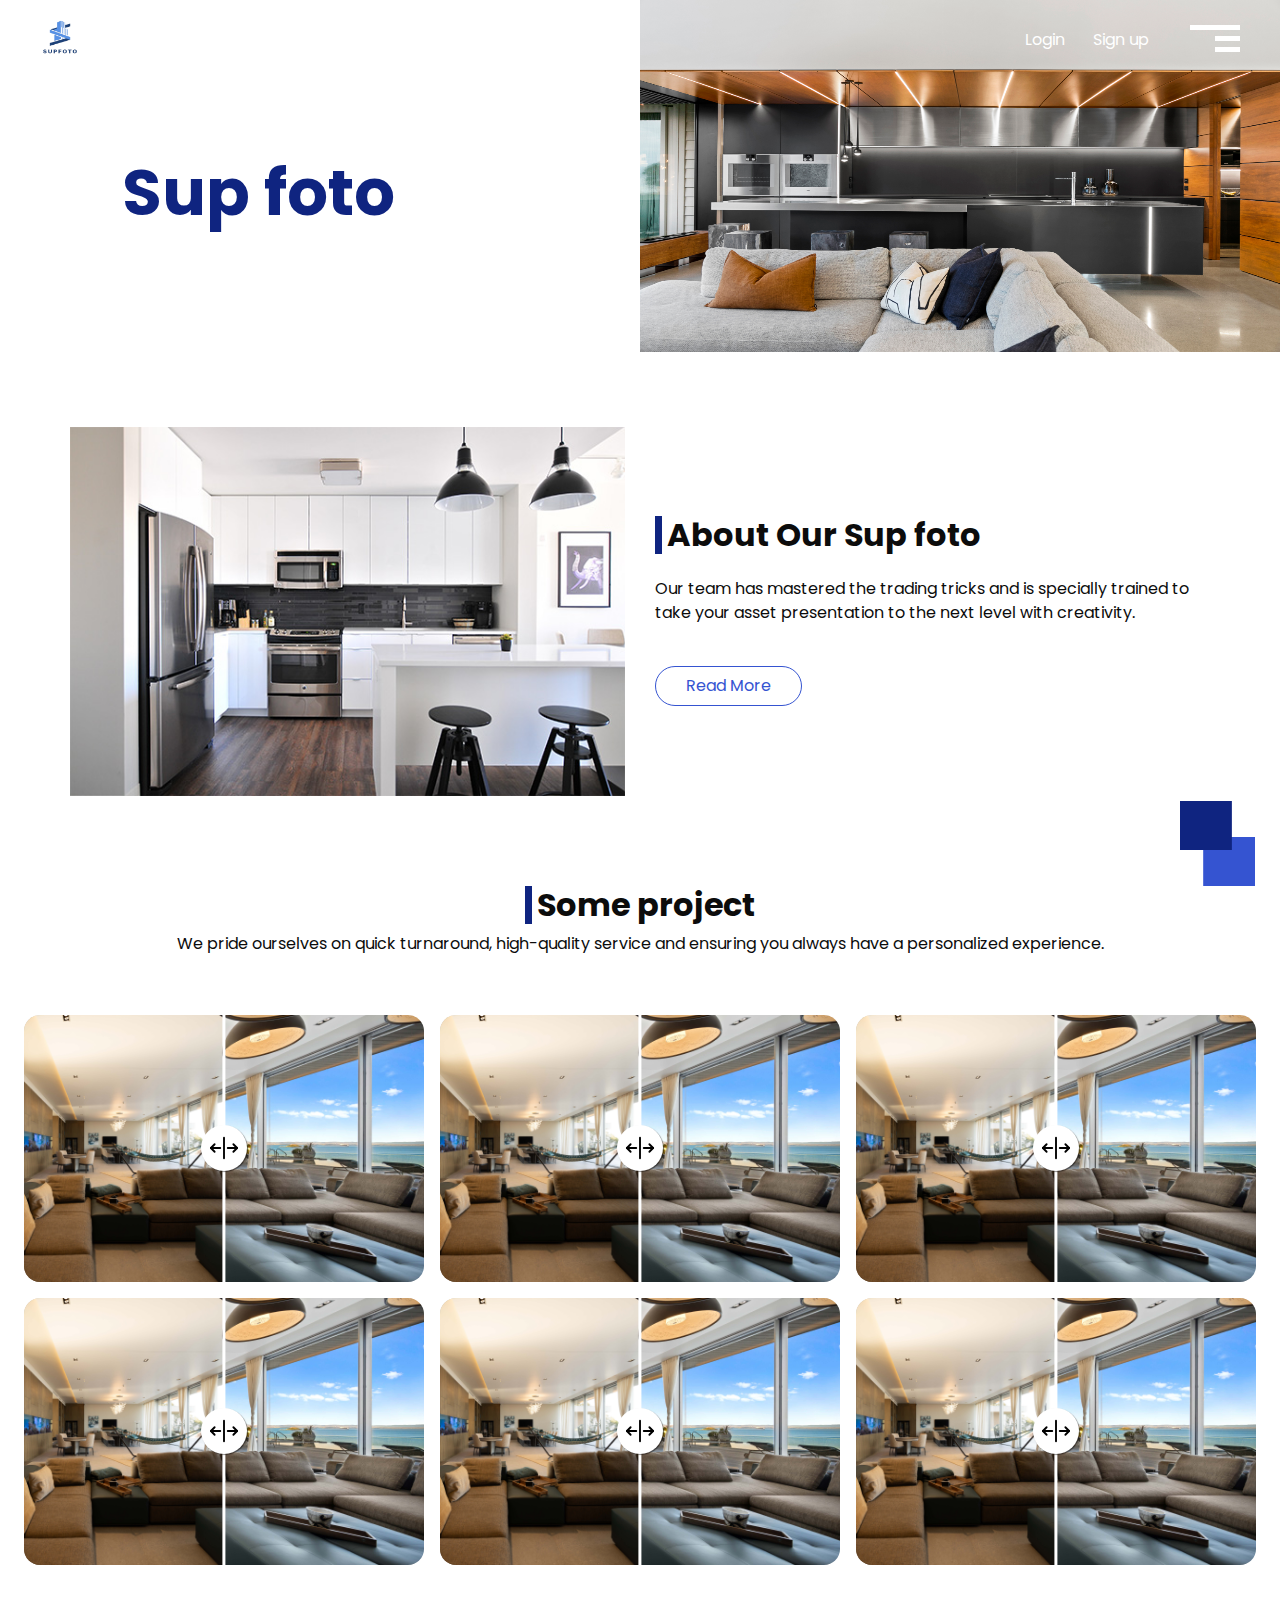
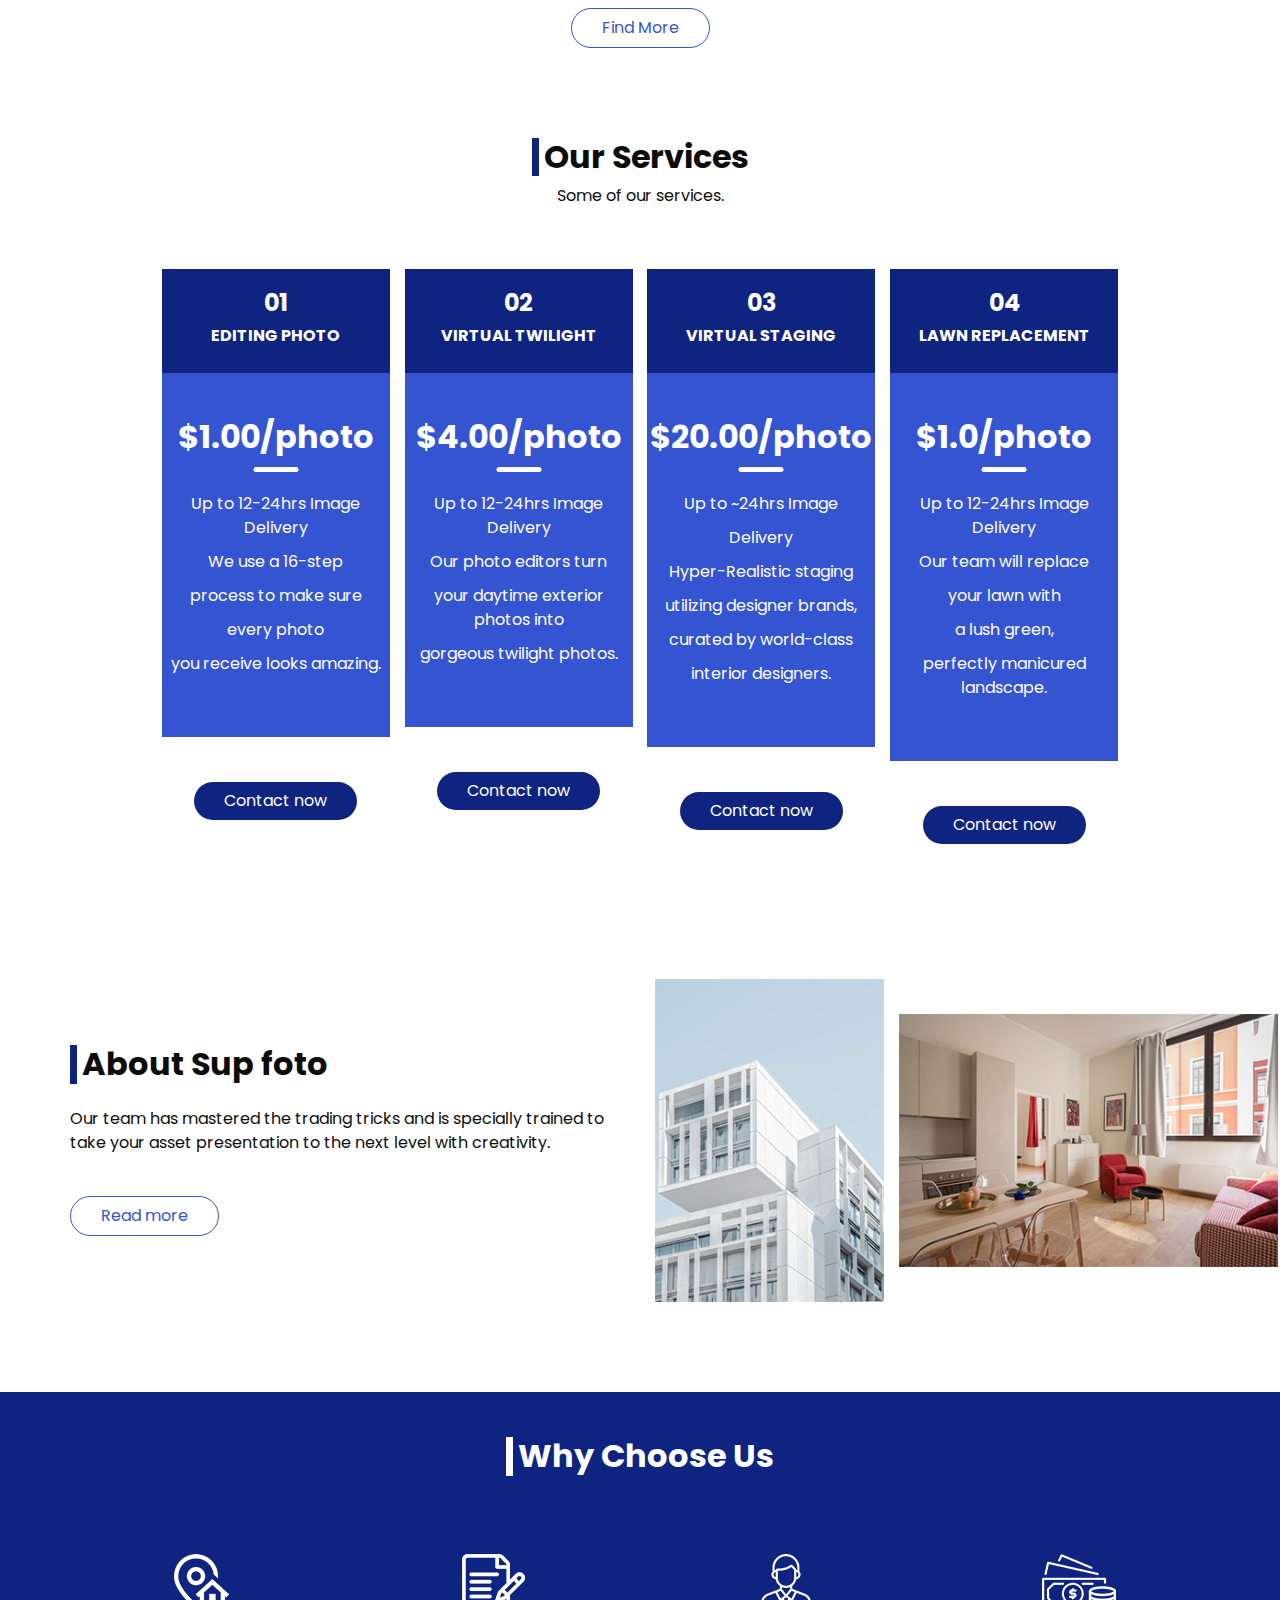
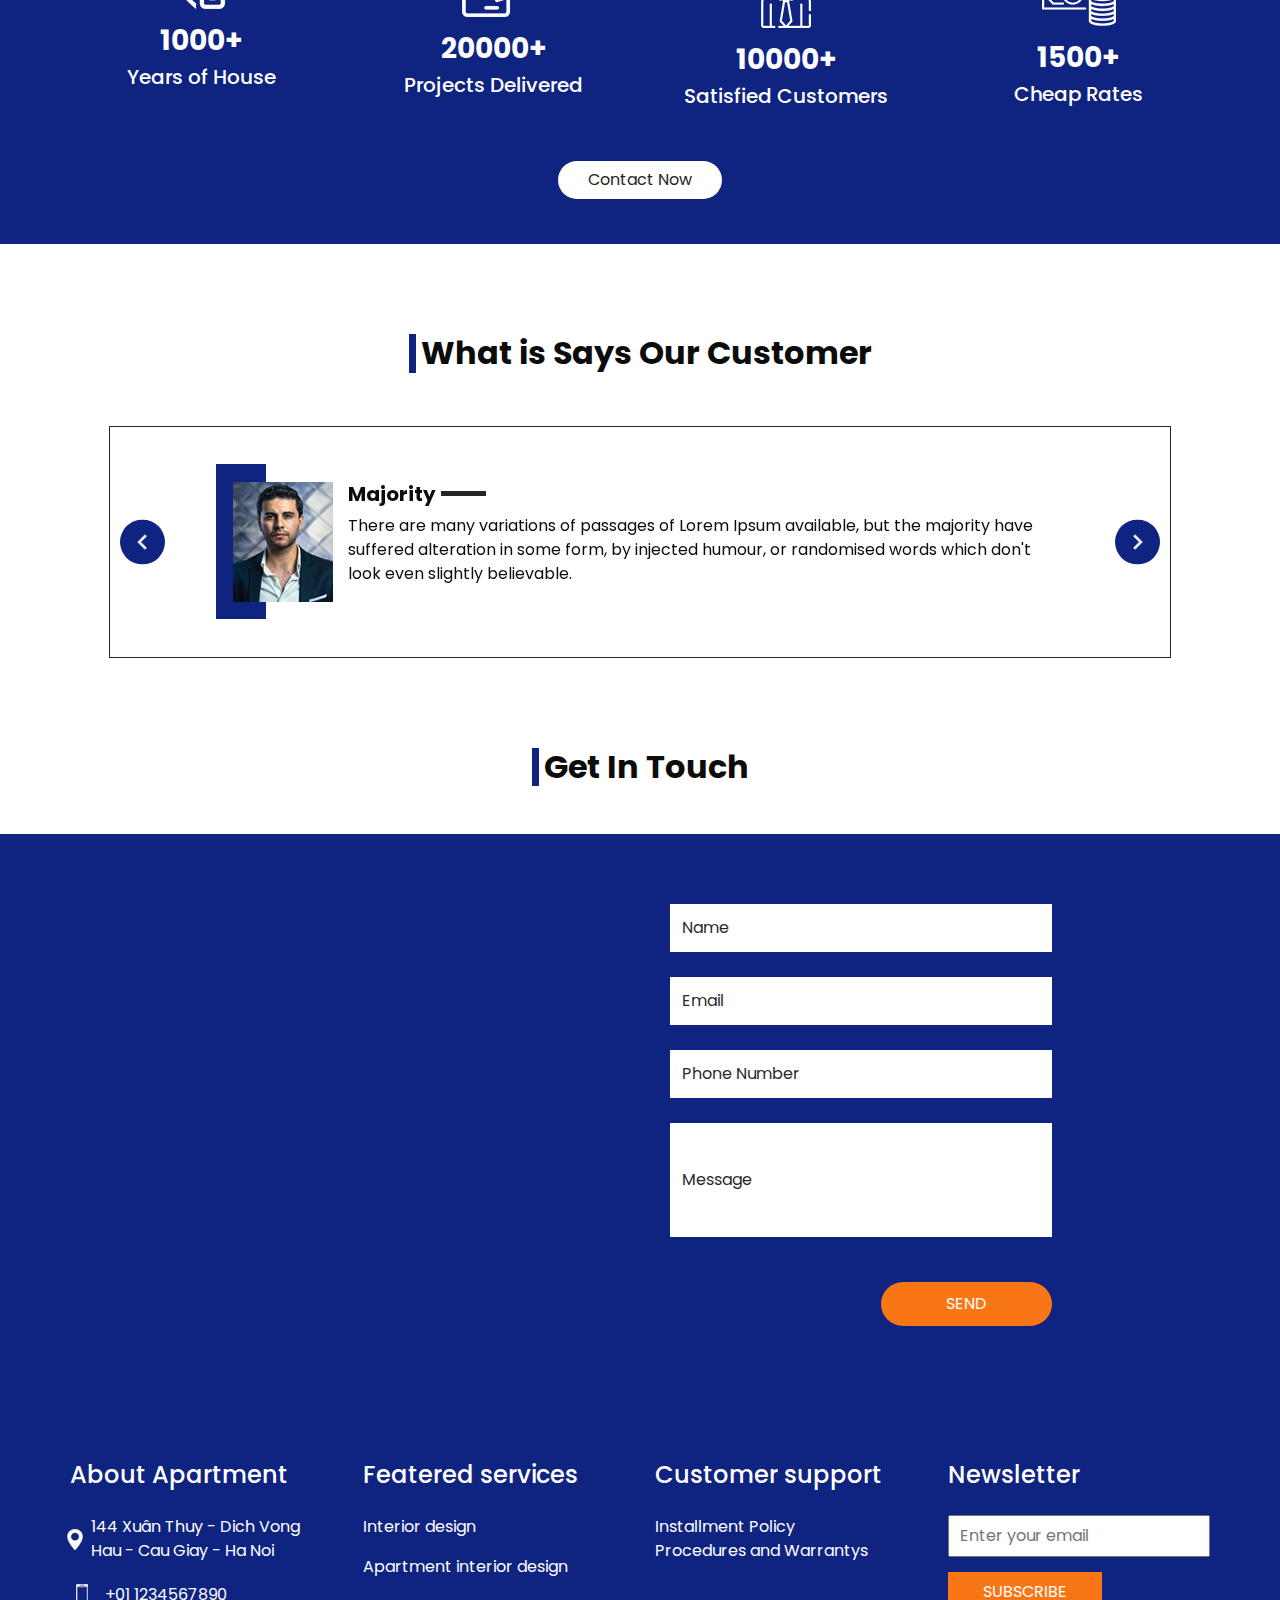
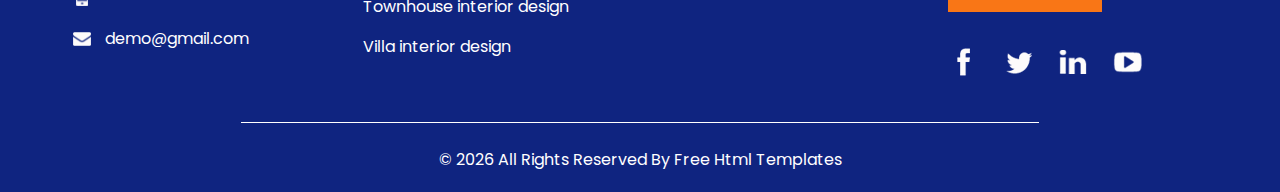
<file: index.html>
<!DOCTYPE html>
<html>

<head>
  <!-- Basic -->
  <meta charset="utf-8" />
  <meta http-equiv="X-UA-Compatible" content="IE=edge" />
  <!-- Mobile Metas -->
  <meta name="viewport" content="width=device-width, initial-scale=1, shrink-to-fit=no" />
  <!-- Site Metas -->
  <meta name="keywords" content="" />
  <meta name="description" content="" />
  <meta name="author" content="" />

  <title>Sup foto</title>

  <!-- bootstrap core css -->
  <link rel="stylesheet" type="text/css" href="css/bootstrap.css" />

  <!-- fonts style -->
  <link href="https://fonts.googleapis.com/css?family=Poppins:400,700|Raleway:400,700&display=swap" rel="stylesheet">
  <!-- Custom styles for this template -->
  <link href="css/style.css" rel="stylesheet" />
  <!-- responsive style -->
  <link href="css/responsive.css" rel="stylesheet" />
  <link href="css/slide-image.css" rel="stylesheet" />
</head>

<body>
  <div class="hero_area">
    <!-- header section strats -->
    <header class="header_section">
      <div class="container-fluid">
        <nav class="navbar navbar-expand-lg custom_nav-container">
          <a class="navbar-brand" href="index.html">
            <img src="assets/img/logo/supfoto-square1.png" alt="" style=" width: 14%;
            height: auto;"/>
          </a>
          <div class="navbar-collapse" id="">
            <ul class="navbar-nav justify-content-between ">
              <div class="User_option">
                <li class="">
                  <a class="mr-4" href="login.html">
                    Login
                  </a>
                  <a class="" href="signup.html">
                    Sign up
                  </a>
                </li>
              </div>
            </ul>

            <div class="custom_menu-btn">
              <button onclick="openNav()">
                <span class="s-1">

                </span>
                <span class="s-2">

                </span>
                <span class="s-3">

                </span>
              </button>
            </div>
            <div id="myNav" class="overlay">
              <div class="overlay-content">
                <a href="index.html">HOME</a>
                <a href="about.html">ABOUT</a>
                <a href="house.html">HOUSE</a>
                <a href="price.html">PRICING</a>
                <a href="contact.html">CONTACT US</a>
              </div>
            </div>
          </div>
        </nav>
      </div>
    </header>
    <!-- end header section -->
    <!-- slider section -->
    <section class="slider_section ">
      <div class="container-fluid">
        <div class="row">
          <div class="col-md-4 offset-md-1">
            <div class="detail-box">
              <h1>
                <span> Sup foto </span> <br>
              </h1>
              <p>
              </p>
              <div class="btn-box">
              </div>
            </div>
          </div>
        </div>
      </div>
    </section>
    <!-- end slider section -->
  </div>

  <!-- find section -->
  <!-- <section class="find_section ">
    <div class="container">
      <form action="">
        <div class=" form-row">
          <div class="col-md-5">
            <input type="text" class="form-control" placeholder="Serach Your Categories ">
          </div>
          <div class="col-md-5">
            <input type="text" class="form-control" placeholder="Location ">
          </div>
          <div class="col-md-2">
            <button type="submit" class="">
              search
            </button>
          </div>
        </div>

      </form>
    </div>
  </section> -->

  <!-- end find section -->


  <!-- about section -->

  <section class="about_section layout_padding-bottom">
    <div class="square-box">
      <img src="images/square.png" alt="">
    </div>
    <div class="container">
      <div class="row">
        <div class="col-md-6">
          <div class="img-box">
            <img src="images/about-img.jpg" alt="">
          </div>
        </div>
        <div class="col-md-6">
          <div class="detail-box">
            <div class="heading_container">
              <h2>
                About Our Sup foto
              </h2>
            </div>
            <p>
              Our team has mastered the trading tricks and is specially trained to take your asset presentation to the next level with creativity.
            </p>
            <a href="about.html">
              Read More
            </a>
          </div>
        </div>
      </div>
    </div>
  </section>

  <!-- end about section -->

  <!-- sale section -->

  <section class="sale_section layout_padding-bottom">
    <div class="container-fluid">
      <div class="heading_container">
        <h2>
          Some project
        </h2>
        <p>
          We pride ourselves on quick turnaround, high-quality service and ensuring you always have a personalized experience.
        </p>
      </div>
      <div class="sale_container">
        <div class="box">
          <div class="container-slider">
            <div class="image-container">
              <img class="image-before slider-image"
                src="./assets/img/blog/picture_1_before.jpg"
                alt="color photo" />
              <img class="image-after slider-image"
                src="./assets/img/blog/picture_2_after.jpg"
                alt="black and white" />
            </div>
            <!-- step="10" -->
            <input type="range" min="0" max="100" value="50" aria-label="Percentage of before photo shown"
              class="slider" />
            <div class="slider-line" aria-hidden="true"></div>
            <div class="slider-button" aria-hidden="true">
              <svg xmlns="http://www.w3.org/2000/svg" width="30" height="30" fill="currentColor"
                viewBox="0 0 256 256">
                <rect width="256" height="256" fill="none"></rect>
                <line x1="128" y1="40" x2="128" y2="216" fill="none" stroke="currentColor"
                  stroke-linecap="round" stroke-linejoin="round" stroke-width="16"></line>
                <line x1="96" y1="128" x2="16" y2="128" fill="none" stroke="currentColor"
                  stroke-linecap="round" stroke-linejoin="round" stroke-width="16"></line>
                <polyline points="48 160 16 128 48 96" fill="none" stroke="currentColor"
                  stroke-linecap="round" stroke-linejoin="round" stroke-width="16"></polyline>
                <line x1="160" y1="128" x2="240" y2="128" fill="none" stroke="currentColor"
                  stroke-linecap="round" stroke-linejoin="round" stroke-width="16"></line>
                <polyline points="208 96 240 128 208 160" fill="none" stroke="currentColor"
                  stroke-linecap="round" stroke-linejoin="round" stroke-width="16"></polyline>
              </svg>
            </div>
          </div>
          <!-- <div class="img-box">
            <img src="images/s-1.jpg" alt="">
          </div>
          <div class="detail-box">
            <h6>
              apertments house
            </h6>
            <p>
              There are many variations of passages of Lorem Ipsum available, but
            </p>
          </div> -->
        </div>
        <div class="box">
          <div class="container-slider">
            <div class="image-container">
              <img class="image-before slider-image"
                src="./assets/img/blog/picture_1_before.jpg"
                alt="color photo" />
              <img class="image-after slider-image"
                src="./assets/img/blog/picture_2_after.jpg"
                alt="black and white" />
            </div>
            <!-- step="10" -->
            <input type="range" min="0" max="100" value="50" aria-label="Percentage of before photo shown"
              class="slider" />
            <div class="slider-line" aria-hidden="true"></div>
            <div class="slider-button" aria-hidden="true">
              <svg xmlns="http://www.w3.org/2000/svg" width="30" height="30" fill="currentColor"
                viewBox="0 0 256 256">
                <rect width="256" height="256" fill="none"></rect>
                <line x1="128" y1="40" x2="128" y2="216" fill="none" stroke="currentColor"
                  stroke-linecap="round" stroke-linejoin="round" stroke-width="16"></line>
                <line x1="96" y1="128" x2="16" y2="128" fill="none" stroke="currentColor"
                  stroke-linecap="round" stroke-linejoin="round" stroke-width="16"></line>
                <polyline points="48 160 16 128 48 96" fill="none" stroke="currentColor"
                  stroke-linecap="round" stroke-linejoin="round" stroke-width="16"></polyline>
                <line x1="160" y1="128" x2="240" y2="128" fill="none" stroke="currentColor"
                  stroke-linecap="round" stroke-linejoin="round" stroke-width="16"></line>
                <polyline points="208 96 240 128 208 160" fill="none" stroke="currentColor"
                  stroke-linecap="round" stroke-linejoin="round" stroke-width="16"></polyline>
              </svg>
            </div>
          </div>
          <!-- <div class="img-box">
            <img src="images/s-1.jpg" alt="">
          </div>
          <div class="detail-box">
            <h6>
              apertments house
            </h6>
            <p>
              There are many variations of passages of Lorem Ipsum available, but
            </p>
          </div> -->
        </div>
        <div class="box">
          <div class="container-slider">
            <div class="image-container">
              <img class="image-before slider-image"
                src="./assets/img/blog/picture_1_before.jpg"
                alt="color photo" />
              <img class="image-after slider-image"
                src="./assets/img/blog/picture_2_after.jpg"
                alt="black and white" />
            </div>
            <!-- step="10" -->
            <input type="range" min="0" max="100" value="50" aria-label="Percentage of before photo shown"
              class="slider" />
            <div class="slider-line" aria-hidden="true"></div>
            <div class="slider-button" aria-hidden="true">
              <svg xmlns="http://www.w3.org/2000/svg" width="30" height="30" fill="currentColor"
                viewBox="0 0 256 256">
                <rect width="256" height="256" fill="none"></rect>
                <line x1="128" y1="40" x2="128" y2="216" fill="none" stroke="currentColor"
                  stroke-linecap="round" stroke-linejoin="round" stroke-width="16"></line>
                <line x1="96" y1="128" x2="16" y2="128" fill="none" stroke="currentColor"
                  stroke-linecap="round" stroke-linejoin="round" stroke-width="16"></line>
                <polyline points="48 160 16 128 48 96" fill="none" stroke="currentColor"
                  stroke-linecap="round" stroke-linejoin="round" stroke-width="16"></polyline>
                <line x1="160" y1="128" x2="240" y2="128" fill="none" stroke="currentColor"
                  stroke-linecap="round" stroke-linejoin="round" stroke-width="16"></line>
                <polyline points="208 96 240 128 208 160" fill="none" stroke="currentColor"
                  stroke-linecap="round" stroke-linejoin="round" stroke-width="16"></polyline>
              </svg>
            </div>
          </div>
          <!-- <div class="img-box">
            <img src="images/s-1.jpg" alt="">
          </div>
          <div class="detail-box">
            <h6>
              apertments house
            </h6>
            <p>
              There are many variations of passages of Lorem Ipsum available, but
            </p>
          </div> -->
        </div>
        <div class="box">
          <div class="container-slider">
            <div class="image-container">
              <img class="image-before slider-image"
                src="./assets/img/blog/picture_1_before.jpg"
                alt="color photo" />
              <img class="image-after slider-image"
                src="./assets/img/blog/picture_2_after.jpg"
                alt="black and white" />
            </div>
            <!-- step="10" -->
            <input type="range" min="0" max="100" value="50" aria-label="Percentage of before photo shown"
              class="slider" />
            <div class="slider-line" aria-hidden="true"></div>
            <div class="slider-button" aria-hidden="true">
              <svg xmlns="http://www.w3.org/2000/svg" width="30" height="30" fill="currentColor"
                viewBox="0 0 256 256">
                <rect width="256" height="256" fill="none"></rect>
                <line x1="128" y1="40" x2="128" y2="216" fill="none" stroke="currentColor"
                  stroke-linecap="round" stroke-linejoin="round" stroke-width="16"></line>
                <line x1="96" y1="128" x2="16" y2="128" fill="none" stroke="currentColor"
                  stroke-linecap="round" stroke-linejoin="round" stroke-width="16"></line>
                <polyline points="48 160 16 128 48 96" fill="none" stroke="currentColor"
                  stroke-linecap="round" stroke-linejoin="round" stroke-width="16"></polyline>
                <line x1="160" y1="128" x2="240" y2="128" fill="none" stroke="currentColor"
                  stroke-linecap="round" stroke-linejoin="round" stroke-width="16"></line>
                <polyline points="208 96 240 128 208 160" fill="none" stroke="currentColor"
                  stroke-linecap="round" stroke-linejoin="round" stroke-width="16"></polyline>
              </svg>
            </div>
          </div>
          <!-- <div class="img-box">
            <img src="images/s-1.jpg" alt="">
          </div>
          <div class="detail-box">
            <h6>
              apertments house
            </h6>
            <p>
              There are many variations of passages of Lorem Ipsum available, but
            </p>
          </div> -->
        </div>
        <div class="box">
          <div class="container-slider">
            <div class="image-container">
              <img class="image-before slider-image"
                src="./assets/img/blog/picture_1_before.jpg"
                alt="color photo" />
              <img class="image-after slider-image"
                src="./assets/img/blog/picture_2_after.jpg"
                alt="black and white" />
            </div>
            <!-- step="10" -->
            <input type="range" min="0" max="100" value="50" aria-label="Percentage of before photo shown"
              class="slider" />
            <div class="slider-line" aria-hidden="true"></div>
            <div class="slider-button" aria-hidden="true">
              <svg xmlns="http://www.w3.org/2000/svg" width="30" height="30" fill="currentColor"
                viewBox="0 0 256 256">
                <rect width="256" height="256" fill="none"></rect>
                <line x1="128" y1="40" x2="128" y2="216" fill="none" stroke="currentColor"
                  stroke-linecap="round" stroke-linejoin="round" stroke-width="16"></line>
                <line x1="96" y1="128" x2="16" y2="128" fill="none" stroke="currentColor"
                  stroke-linecap="round" stroke-linejoin="round" stroke-width="16"></line>
                <polyline points="48 160 16 128 48 96" fill="none" stroke="currentColor"
                  stroke-linecap="round" stroke-linejoin="round" stroke-width="16"></polyline>
                <line x1="160" y1="128" x2="240" y2="128" fill="none" stroke="currentColor"
                  stroke-linecap="round" stroke-linejoin="round" stroke-width="16"></line>
                <polyline points="208 96 240 128 208 160" fill="none" stroke="currentColor"
                  stroke-linecap="round" stroke-linejoin="round" stroke-width="16"></polyline>
              </svg>
            </div>
          </div>
          <!-- <div class="img-box">
            <img src="images/s-1.jpg" alt="">
          </div>
          <div class="detail-box">
            <h6>
              apertments house
            </h6>
            <p>
              There are many variations of passages of Lorem Ipsum available, but
            </p>
          </div> -->
        </div>
        <div class="box">
          <div class="container-slider">
            <div class="image-container">
              <img class="image-before slider-image"
                src="./assets/img/blog/picture_1_before.jpg"
                alt="color photo" />
              <img class="image-after slider-image"
                src="./assets/img/blog/picture_2_after.jpg"
                alt="black and white" />
            </div>
            <!-- step="10" -->
            <input type="range" min="0" max="100" value="50" aria-label="Percentage of before photo shown"
              class="slider" />
            <div class="slider-line" aria-hidden="true"></div>
            <div class="slider-button" aria-hidden="true">
              <svg xmlns="http://www.w3.org/2000/svg" width="30" height="30" fill="currentColor"
                viewBox="0 0 256 256">
                <rect width="256" height="256" fill="none"></rect>
                <line x1="128" y1="40" x2="128" y2="216" fill="none" stroke="currentColor"
                  stroke-linecap="round" stroke-linejoin="round" stroke-width="16"></line>
                <line x1="96" y1="128" x2="16" y2="128" fill="none" stroke="currentColor"
                  stroke-linecap="round" stroke-linejoin="round" stroke-width="16"></line>
                <polyline points="48 160 16 128 48 96" fill="none" stroke="currentColor"
                  stroke-linecap="round" stroke-linejoin="round" stroke-width="16"></polyline>
                <line x1="160" y1="128" x2="240" y2="128" fill="none" stroke="currentColor"
                  stroke-linecap="round" stroke-linejoin="round" stroke-width="16"></line>
                <polyline points="208 96 240 128 208 160" fill="none" stroke="currentColor"
                  stroke-linecap="round" stroke-linejoin="round" stroke-width="16"></polyline>
              </svg>
            </div>
          </div>
          <!-- <div class="img-box">
            <img src="images/s-1.jpg" alt="">
          </div>
          <div class="detail-box">
            <h6>
              apertments house
            </h6>
            <p>
              There are many variations of passages of Lorem Ipsum available, but
            </p>
          </div> -->
        </div>
      </div>
      <div class="btn-box">
        <a href="">
          Find More
        </a>
      </div>
    </div>
  </section>

  <!-- end sale section -->

  <!-- price section -->

  <section class="price_section layout_padding-bottom">
    <div class="container">
      <div class="heading_container">
        <h2>
          Our Services
        </h2>
        <p>
          Some of our services.
        </p>
      </div>
      <div class="price_container">
        <div class="box">
          <div class="detail-box">
            <div class="heading-box">
              <h4>
                01
              </h4>
              <h6>
                Editing Photo
              </h6>
            </div>
            <div class="text-box">
              <h2>
                $1.00/photo
              </h2>
              <ul>
                <li>
                  Up to 12-24hrs Image Delivery
                </li>
                <li>
                  We use a 16-step 
                </li>
                <li>
                  process to make sure
                </li>
                <li>
                  every photo
                </li>
                <li>
                  you receive looks amazing.
                </li>
              </ul>
            </div>
          </div>
          <div class="btn-box">
            <a href="#getintouch">
              Contact now
            </a>
          </div>
        </div>
        <div class="box">
          <div class="detail-box">
            <div class="heading-box">
              <h4>
                02
              </h4>
              <h6>
                Virtual Twilight
              </h6>
            </div>
            <div class="text-box">
              <h2>
                $4.00/photo
              </h2>
              <ul>
                <li>
                  Up to 12-24hrs Image Delivery
                </li>
                <li>
                  Our photo editors turn
                </li>
                <li>
                  your daytime exterior photos into
                </li>
                <li>
                   gorgeous twilight photos.
                </li>
              </ul>
            </div>
          </div>
          <div class="btn-box">
            <a href="#getintouch">
              Contact now
            </a>
          </div>
        </div>
        <div class="box">
          <div class="detail-box">
            <div class="heading-box">
              <h4>
                03
              </h4>
              <h6>
                Virtual Staging
              </h6>
            </div>
            <div class="text-box">
              <h2>
                $20.00/photo
              </h2>
              <ul>
                <li>
                  Up to ~24hrs Image
                </li>
                <li>
                  Delivery
                </li>
                <li>
                  Hyper-Realistic staging 
                </li>
                <li>
                  utilizing designer brands,
                </li>
                <li>
                  curated by world-class
                </li>
                <li>
                  interior designers.
                </li>
              </ul>
            </div>
          </div>
          <div class="btn-box">
            <a href="#getintouch">
              Contact now
            </a>
          </div>
        </div>
        <div class="box">
          <div class="detail-box">
            <div class="heading-box">
              <h4>
                04
              </h4>
              <h6>
                Lawn Replacement
              </h6>
            </div>
            <div class="text-box">
              <h2>
                $1.0/photo
              </h2>
              <ul>
                <li>
                  Up to 12-24hrs Image Delivery
                </li>
                <li>
                  Our team will replace
                </li>
                <li>
                  your lawn with
                </li>
                <li>
                  a lush green,
                </li>
                <li>
                  perfectly manicured landscape.
                </li>
              </ul>
            </div>
          </div>
          <div class="btn-box">
            <a href="#getintouch">
              Contact now
            </a>
          </div>
        </div>
      </div>
    </div>
  </section>
  <!-- end price section -->

  <!-- deal section -->

  <section class="deal_section layout_padding-bottom">
    <div class="container">
      <div class="row">
        <div class="col-md-6">
          <div class="detail-box">
            <div class="heading_container">
              <h2>
                About Sup foto
              </h2>
            </div>
            <p>
              Our team has mastered the trading tricks and is specially trained to take your asset presentation to the next level with creativity.
            </p>
            <a href="">
              Read more
            </a>
          </div>
        </div>
        <div class="col-md-6">
          <div class="img-box">
            <div class="box b1">
              <img src="images/d-1.jpg" alt="">
            </div>
            <div class="box b1">
              <img src="images/d-2.jpg" alt="">
            </div>
          </div>
        </div>
      </div>
    </div>
  </section>

  <!-- end deal section -->


  <!-- us section -->
  <section class="us_section layout_padding2">

    <div class="container">
      <div class="heading_container">
        <h2>
          Why Choose Us
        </h2>
      </div>
      <div class="row">
        <div class="col-md-3 col-sm-6">
          <div class="box">
            <div class="img-box">
              <img src="images/u-1.png" alt="">
            </div>
            <div class="detail-box">
              <h3 class="price">
                1000+
              </h3>
              <h5>
                Years of House
              </h5>
            </div>
          </div>
        </div>
        <div class="col-md-3 col-sm-6">
          <div class="box">
            <div class="img-box">
              <img src="images/u-2.png" alt="">
            </div>
            <div class="detail-box">
              <h3>
                20000+
              </h3>
              <h5>
                Projects Delivered
              </h5>
            </div>
          </div>
        </div>
        <div class="col-md-3 col-sm-6">
          <div class="box">
            <div class="img-box">
              <img src="images/u-3.png" alt="">
            </div>
            <div class="detail-box">
              <h3>
                10000+
              </h3>
              <h5>
                Satisfied Customers
              </h5>
            </div>
          </div>
        </div>
        <div class="col-md-3 col-sm-6">
          <div class="box">
            <div class="img-box">
              <img src="images/u-4.png" alt="">
            </div>
            <div class="detail-box">
              <h3>
                1500+
              </h3>
              <h5>
                Cheap Rates
              </h5>
            </div>
          </div>
        </div>
      </div>
      <div class="btn-box">
        <a href="#getintouch">
          Contact Now
        </a>
      </div>
    </div>
  </section>

  <!-- end us section -->

  <!-- client secction -->

  <section class="client_section layout_padding">
    <div class="container-fluid">
      <div class="heading_container">
        <h2>
          What is Says Our Customer
        </h2>
      </div>
      <div class="client_container">
        <div id="carouselExampleControls" class="carousel slide" data-ride="carousel">
          <div class="carousel-inner">
            <div class="carousel-item active">
              <div class="box">
                <div class="img-box">
                  <img src="images/client.jpg" alt="">
                </div>
                <div class="detail-box">
                  <h5>
                    <span>Majority</span>
                    <hr>
                  </h5>
                  <p>
                    There are many variations of passages of Lorem Ipsum available, but the majority have suffered
                    alteration
                    in some form, by injected humour, or randomised words which don't look even slightly believable.
                  </p>
                </div>
              </div>
            </div>
            <div class="carousel-item">
              <div class="box">
                <div class="img-box">
                  <img src="images/client.jpg" alt="">
                </div>
                <div class="detail-box">
                  <h5>
                    <span>Majority</span>
                    <hr>
                  </h5>
                  <p>
                    There are many variations of passages of Lorem Ipsum available, but the majority have suffered
                    alteration
                    in some form, by injected humour, or randomised words which don't look even slightly believable.
                  </p>
                </div>
              </div>
            </div>
            <div class="carousel-item">
              <div class="box">
                <div class="img-box">
                  <img src="images/client.jpg" alt="">
                </div>
                <div class="detail-box">
                  <h5>
                    <span>Majority</span>
                    <hr>
                  </h5>
                  <p>
                    There are many variations of passages of Lorem Ipsum available, but the majority have suffered
                    alteration
                    in some form, by injected humour, or randomised words which don't look even slightly believable.
                  </p>
                </div>
              </div>
            </div>
          </div>
          <a class="carousel-control-prev" href="#carouselExampleControls" role="button" data-slide="prev">
            <span class="sr-only">Previous</span>
          </a>
          <a class="carousel-control-next" href="#carouselExampleControls" role="button" data-slide="next">
            <span class="sr-only">Next</span>
          </a>
        </div>

      </div>
    </div>
  </section>

  <!-- end client section -->

  <!-- contact section -->

  <section class="contact_section " id="getintouch">
    <div class="container">
      <div class="heading_container">
        <h2>
          Get In Touch
        </h2>
      </div>
    </div>
    <div class="container-fluid">
      <div class="row">
        <div class="col-md-6 px-0">
          <div class="map_container">
            <div class="map-responsive">
              <iframe src="https://www.google.com/maps/embed?pb=!1m18!1m12!1m3!1d3723.8750326780987!2d105.7797296735239!3d21.03768568747537!2m3!1f0!2f0!3f0!3m2!1i1024!2i768!4f13.1!3m3!1m2!1s0x313454caaf2b115f%3A0xc05b77c8a5f461ae!2zxJDhuqFpIGjhu41jIFF14buRYyBnaWEgSMOgIE7hu5lpLCBE4buLY2ggVuG7jW5nIEjhuq11LCBD4bqndSBHaeG6pXksIEjDoCBO4buZaSwgVmnhu4d0IE5hbQ!5e0!3m2!1svi!2s!4v1723736850578!5m2!1svi!2s" width="600" height="300" frameborder="0" style="border:0; width: 100%; height:100%" allowfullscreen></iframe>
            </div>
          </div>
        </div>
        <div class="col-lg-4 col-md-5 ">
          <div class="form_container">
            <form action="">
              <div>
                <input type="text" placeholder="Name" />
              </div>
              <div>
                <input type="email" placeholder="Email" />
              </div>
              <div>
                <input type="text" placeholder="Phone Number" />
              </div>
              <div>
                <input type="text" class="message-box" placeholder="Message" />
              </div>
              <div class="d-flex ">
                <button>
                  Send
                </button>
              </div>
            </form>
          </div>
        </div>

      </div>
    </div>
  </section>

  <!-- end contact section -->



  <!-- info section -->
  <section class="info_section ">
    <div class="container">
      <div class="row">
        <div class="col-md-3">
          <div class="info_contact">
            <h5>
              About Apartment
            </h5>
            <div>
              <div class="img-box">
                <img src="images/location.png" width="18px" alt="">
              </div>
              <p>
                144 Xuân Thuy - Dich Vong Hau - Cau Giay - Ha Noi
              </p>
            </div>
            <div>
              <div class="img-box">
                <img src="images/phone.png" width="12px" alt="">
              </div>
              <p>
                +01 1234567890
              </p>
            </div>
            <div>
              <div class="img-box">
                <img src="images/mail.png" width="18px" alt="">
              </div>
              <p>
                demo@gmail.com
              </p>
            </div>
          </div>
        </div>
        <div class="col-md-3">
          <div class="info_info">
            <h5>
              Featered services
            </h5>
            <p>
              Interior design
            </p>
            <p>
              Apartment interior design
            </p>
            <p>
              Townhouse interior design
            </p>
            <p>
              Villa interior design
            </p>
          </div>
        </div>

        <div class="col-md-3">
          <div class="info_links">
            <h5>
              Customer support
            </h5>
            <ul>
              <li>
                <a href="">
                  Installment Policy
                </a>
              </li>
              <li>
                <a href="">
                  Procedures and Warrantys
                </a>
              </li>
              
            </ul>
          </div>
        </div>
        <div class="col-md-3">
          <div class="info_form ">
            <h5>
              Newsletter
            </h5>
            <form action="">
              <input type="email" placeholder="Enter your email">
              <button>
                Subscribe
              </button>
            </form>
            <div class="social_box">
              <a href="">
                <img src="images/fb.png" alt="">
              </a>
              <a href="">
                <img src="images/twitter.png" alt="">
              </a>
              <a href="">
                <img src="images/linkedin.png" alt="">
              </a>
              <a href="">
                <img src="images/youtube.png" alt="">
              </a>
            </div>
          </div>
        </div>
      </div>
    </div>
  </section>

  <!-- end info_section -->


  <!-- footer section -->
  <section class="container-fluid footer_section ">
    <div class="container">
      <p>
        &copy; <span id="displayYear"></span> All Rights Reserved By
        <a href="https://html.design/">Free Html Templates</a>
      </p>
    </div>
  </section>
  <!-- end  footer section -->


  <script type="text/javascript" src="js/jquery-3.4.1.min.js"></script>
  <script type="text/javascript" src="js/bootstrap.js"></script>
  <script type="text/javascript" src="js/custom.js"></script>
  <script type="text/javascript" src="js/slide-image.js"></script>


</body>

</html>
</file>
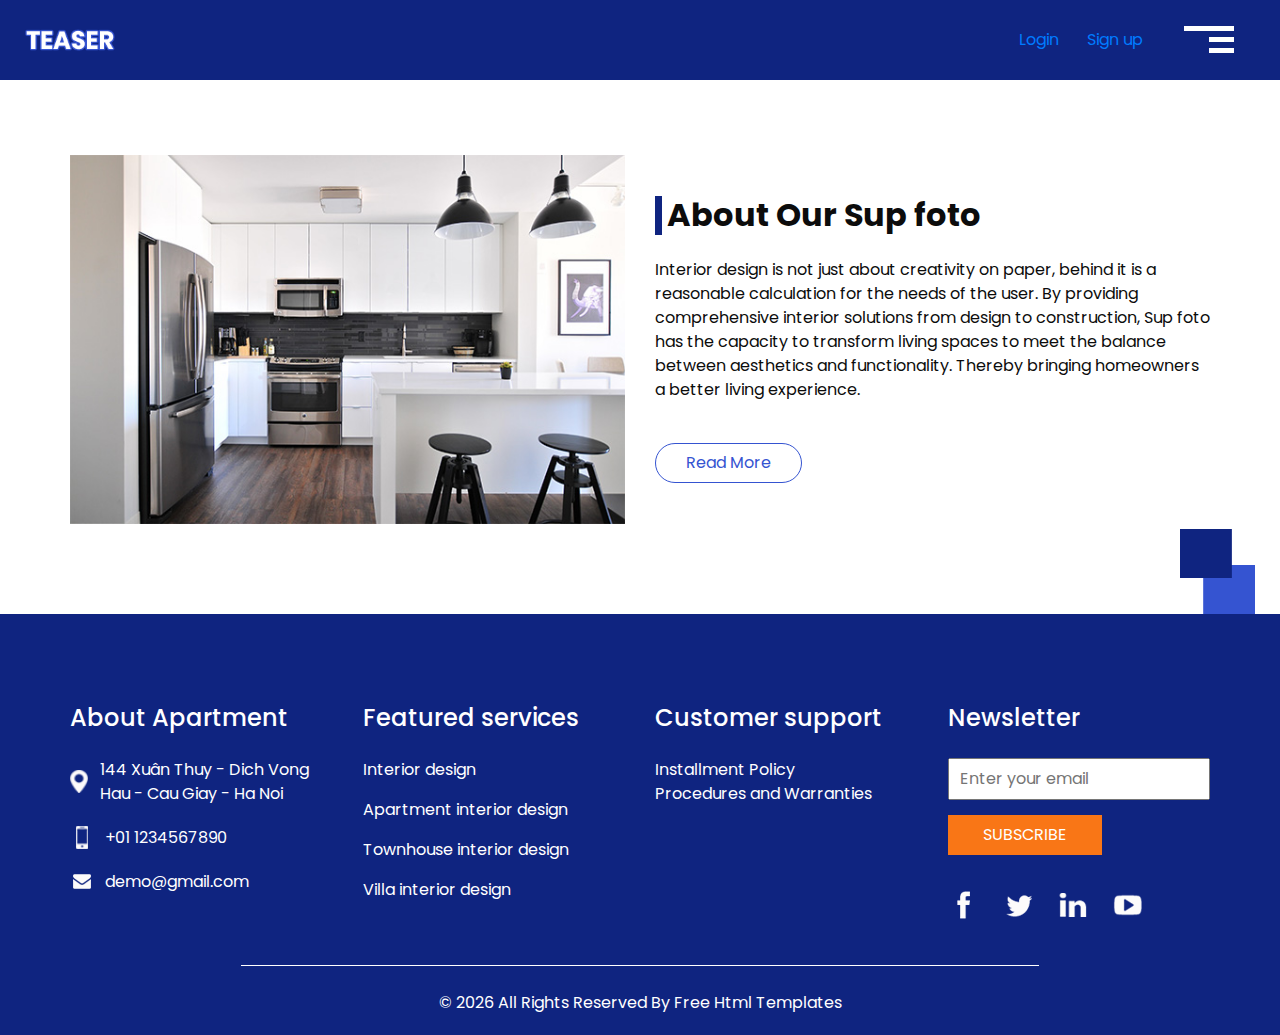
<file: about.html>
<!DOCTYPE html>
<html lang="en">

<head>
  <!-- Basic -->
  <meta charset="utf-8" />
  <meta http-equiv="X-UA-Compatible" content="IE=edge" />
  <!-- Mobile Metas -->
  <meta name="viewport" content="width=device-width, initial-scale=1, shrink-to-fit=no" />
  <!-- Site Metas -->
  <meta name="keywords" content="" />
  <meta name="description" content="" />
  <meta name="author" content="" />

  <title>Teaser</title>

  <!-- bootstrap core css -->
  <link rel="stylesheet" type="text/css" href="css/bootstrap.css" />

  <!-- fonts style -->
  <link href="https://fonts.googleapis.com/css?family=Poppins:400,700&family=Raleway:400,700&display=swap" rel="stylesheet">
  <!-- Custom styles for this template -->
  <link href="css/style.css" rel="stylesheet" />
  <!-- responsive style -->
  <link href="css/responsive.css" rel="stylesheet" />
</head>

<body class="sub_page">
  <div class="hero_area">
    <!-- header section starts -->
    <header class="header_section">
      <div class="container-fluid">
        <nav class="navbar navbar-expand-lg custom_nav-container">
          <a class="navbar-brand" href="index.html">
            <img src="images/logo.png" alt="" />
          </a>
          <div class="navbar-collapse">
            <ul class="navbar-nav justify-content-between">
              <li><div class="User_option"></div></li>
              <li>
                <a class="mr-4" href="login.html">Login</a>
                <a href="signup.html">Sign up</a>
              </li>
            </ul>
            <div class="custom_menu-btn">
              <button onclick="openNav()">
                <span class="s-1"></span>
                <span class="s-2"></span>
                <span class="s-3"></span>
              </button>
            </div>
            <div id="myNav" class="overlay">
              <div class="overlay-content">
                <a href="index.html">HOME</a>
                <a href="about.html">ABOUT</a>
                <a href="house.html">HOUSE</a>
                <a href="price.html">PRICING</a>
                <a href="contact.html">CONTACT US</a>
              </div>
            </div>
          </div>
        </nav>
      </div>
    </header>
    <!-- end header section -->
  </div>

  <!-- about section -->
  <section class="about_section layout_padding-bottom">
    <div class="square-box">
      <img src="images/square.png" alt="">
    </div>
    <div class="container">
      <div class="row">
        <div class="col-md-6">
          <div class="img-box">
            <img src="images/about-img.jpg" alt="">
          </div>
        </div>
        <div class="col-md-6">
          <div class="detail-box">
            <div class="heading_container">
              <h2>About Our Sup foto</h2>
            </div>
            <p>
              Interior design is not just about creativity on paper, behind it is a reasonable calculation for the needs of the user.
              By providing comprehensive interior solutions from design to construction, Sup foto has the capacity to transform living spaces to meet the balance between aesthetics and functionality.
              Thereby bringing homeowners a better living experience.
            </p>
            <a href="member.html">Read More</a>
          </div>
        </div>
      </div>
    </div>
  </section>
  <!-- end about section -->

  <!-- info section -->
  <section class="info_section">
    <div class="container">
      <div class="row">
        <div class="col-md-3">
          <div class="info_contact">
            <h5>About Apartment</h5>
            <div>
              <div class="img-box">
                <img src="images/location.png" width="18" alt="">
              </div>
              <p>144 Xuân Thuy - Dich Vong Hau - Cau Giay - Ha Noi</p>
            </div>
            <div>
              <div class="img-box">
                <img src="images/phone.png" width="12" alt="">
              </div>
              <p>+01 1234567890</p>
            </div>
            <div>
              <div class="img-box">
                <img src="images/mail.png" width="18" alt="">
              </div>
              <p>demo@gmail.com</p>
            </div>
          </div>
        </div>
        <div class="col-md-3">
          <div class="info_info">
            <h5>Featured services</h5>
            <p>Interior design</p>
            <p>Apartment interior design</p>
            <p>Townhouse interior design</p>
            <p>Villa interior design</p>
          </div>
        </div>
        <div class="col-md-3">
          <div class="info_links">
            <h5>Customer support</h5>
            <ul>
              <li><a href="">Installment Policy</a></li>
              <li><a href="">Procedures and Warranties</a></li>
            </ul>
          </div>
        </div>
        <div class="col-md-3">
          <div class="info_form">
            <h5>Newsletter</h5>
            <form action="#">
              <input type="email" placeholder="Enter your email">
              <button>Subscribe</button>
            </form>
            <div class="social_box">
              <a href="">
                <img src="images/fb.png" alt="">
              </a>
              <a href="">
                <img src="images/twitter.png" alt="">
              </a>
              <a href="">
                <img src="images/linkedin.png" alt="">
              </a>
              <a href="">
                <img src="images/youtube.png" alt="">
              </a>
            </div>
          </div>
        </div>
      </div>
    </div>
  </section>
  <!-- end info_section -->

  <!-- footer section -->
  <section class="container-fluid footer_section">
    <div class="container">
      <p>&copy; <span id="displayYear"></span> All Rights Reserved By <a href="https://html.design/">Free Html Templates</a></p>
    </div>
  </section>
  <!-- end footer section -->

  <script src="js/jquery-3.4.1.min.js"></script>
  <script src="js/bootstrap.js"></script>
  <script src="js/custom.js"></script>

</body>

</html>
</file>
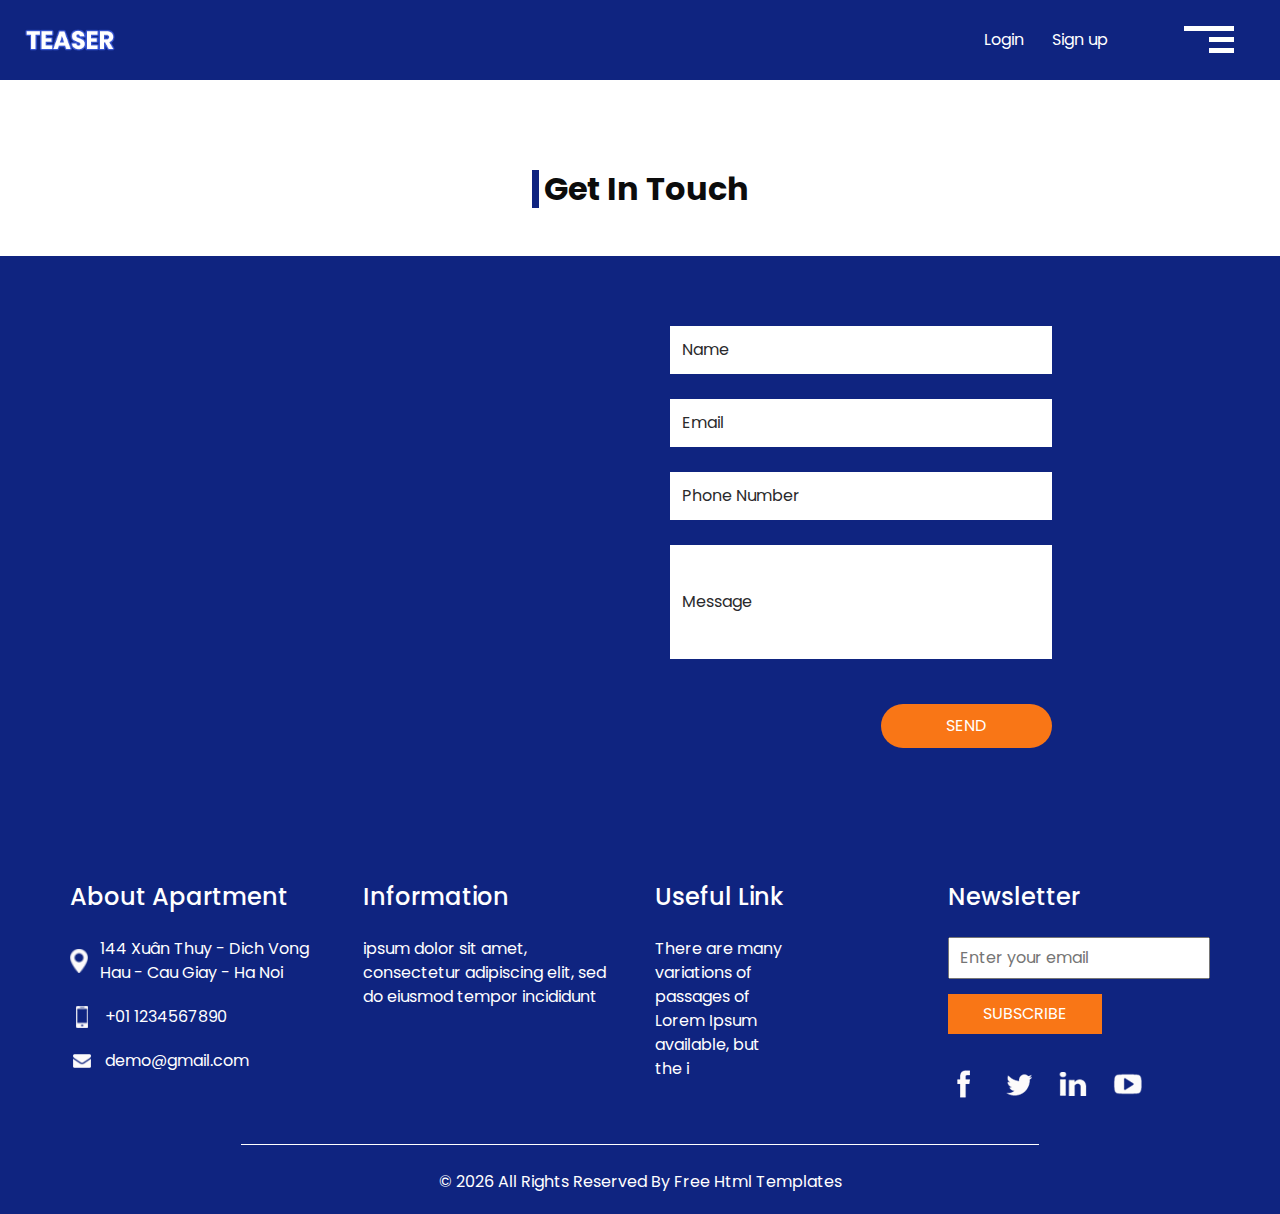
<file: contact.html>
<!DOCTYPE html>
<html lang="en">

<head>
  <!-- Basic -->
  <meta charset="utf-8" />
  <meta http-equiv="X-UA-Compatible" content="IE=edge" />
  <!-- Mobile Metas -->
  <meta name="viewport" content="width=device-width, initial-scale=1, shrink-to-fit=no" />
  <!-- Site Metas -->
  <meta name="keywords" content="" />
  <meta name="description" content="" />
  <meta name="author" content="" />

  <title>Teaser</title>


  <!-- bootstrap core css -->
  <link rel="stylesheet" type="text/css" href="css/bootstrap.css" />

  <!-- fonts style -->
  <link href="https://fonts.googleapis.com/css?family=Poppins:400,700|Raleway:400,700&display=swap" rel="stylesheet">
  <!-- Custom styles for this template -->
  <link href="css/style.css" rel="stylesheet" />
  <!-- responsive style -->
  <link href="css/responsive.css" rel="stylesheet" />
</head>

<body class="sub_page">
  <div class="hero_area">
    <!-- header section strats -->
    <header class="header_section">
      <div class="container-fluid">
        <nav class="navbar navbar-expand-lg custom_nav-container">
          <a class="navbar-brand" href="index.html">
            <img src="images/logo.png" alt="" />
          </a>
          <div class="navbar-collapse" id="">
            <ul class="navbar-nav justify-content-between ">
              <div class="User_option">
                <li class="">
                  <a class="mr-4" href="login.html">
                    Login
                  </a>
                  <a class="" href="signup.html">
                    Sign up
                  </a>
                </li>
              </div>
            </ul>

            <div class="custom_menu-btn">
              <button onclick="openNav()">
                <span class="s-1">

                </span>
                <span class="s-2">

                </span>
                <span class="s-3">

                </span>
              </button>
            </div>
            <div id="myNav" class="overlay">
              <div class="overlay-content">
                <a href="index.html">HOME</a>
                <a href="about.html">ABOUT</a>
                <a href="house.html">HOUSE</a>
                <a href="price.html">PRICING</a>
                <a href="contact.html">CONTACT US</a>
              </div>
            </div>
          </div>
        </nav>
      </div>
    </header>
    <!-- end header section -->
  </div>


  <!-- contact section -->

  <section class="contact_section layout_padding-top">
    <div class="container">
      <div class="heading_container">
        <h2>
          Get In Touch
        </h2>
      </div>
    </div>
    <div class="container-fluid">
      <div class="row">
        <div class="col-md-6 px-0">
          <div class="map_container">
            <div class="map-responsive">
              <iframe src="https://www.google.com/maps/embed?pb=!1m18!1m12!1m3!1d3723.8750326780987!2d105.7797296735239!3d21.03768568747537!2m3!1f0!2f0!3f0!3m2!1i1024!2i768!4f13.1!3m3!1m2!1s0x313454caaf2b115f%3A0xc05b77c8a5f461ae!2zxJDhuqFpIGjhu41jIFF14buRYyBnaWEgSMOgIE7hu5lpLCBE4buLY2ggVuG7jW5nIEjhuq11LCBD4bqndSBHaeG6pXksIEjDoCBO4buZaSwgVmnhu4d0IE5hbQ!5e0!3m2!1svi!2s!4v1723736850578!5m2!1svi!2s" width="600" height="300" frameborder="0" style="border:0; width: 100%; height:100%" allowfullscreen></iframe>
            </div>
          </div>
        </div>
        <div class="col-lg-4 col-md-5 ">
          <div class="form_container">
            <form action="">
              <div>
                <input type="text" placeholder="Name" />
              </div>
              <div>
                <input type="email" placeholder="Email" />
              </div>
              <div>
                <input type="text" placeholder="Phone Number" />
              </div>
              <div>
                <input type="text" class="message-box" placeholder="Message" />
              </div>
              <div class="d-flex ">
                <button>
                  Send
                </button>
              </div>
            </form>
          </div>
        </div>

      </div>
    </div>
  </section>

  <!-- end contact section -->



  <!-- info section -->
  <section class="info_section ">
    <div class="container">
      <div class="row">
        <div class="col-md-3">
          <div class="info_contact">
            <h5>
              About Apartment
            </h5>
            <div>
              <div class="img-box">
                <img src="images/location.png" width="18px" alt="">
              </div>
              <p>
                144 Xuân Thuy - Dich Vong Hau - Cau Giay - Ha Noi
              </p>
            </div>
            <div>
              <div class="img-box">
                <img src="images/phone.png" width="12px" alt="">
              </div>
              <p>
                +01 1234567890
              </p>
            </div>
            <div>
              <div class="img-box">
                <img src="images/mail.png" width="18px" alt="">
              </div>
              <p>
                demo@gmail.com
              </p>
            </div>
          </div>
        </div>
        <div class="col-md-3">
          <div class="info_info">
            <h5>
              Information
            </h5>
            <p>
              ipsum dolor sit amet, consectetur adipiscing elit, sed do eiusmod tempor incididunt
            </p>
          </div>
        </div>

        <div class="col-md-3">
          <div class="info_links">
            <h5>
              Useful Link
            </h5>
            <ul>
              <li>
                <a href="">
                  There are many
                </a>
              </li>
              <li>
                <a href="">
                  variations of
                </a>
              </li>
              <li>
                <a href="">
                  passages of
                </a>
              </li>
              <li>
                <a href="">
                  Lorem Ipsum
                </a>
              </li>
              <li>
                <a href="">
                  available, but
                </a>
              </li>
              <li>
                <a href="">
                  the i
                </a>
              </li>
            </ul>
          </div>
        </div>
        <div class="col-md-3">
          <div class="info_form ">
            <h5>
              Newsletter
            </h5>
            <form action="">
              <input type="email" placeholder="Enter your email">
              <button>
                Subscribe
              </button>
            </form>
            <div class="social_box">
              <a href="">
                <img src="images/fb.png" alt="">
              </a>
              <a href="">
                <img src="images/twitter.png" alt="">
              </a>
              <a href="">
                <img src="images/linkedin.png" alt="">
              </a>
              <a href="">
                <img src="images/youtube.png" alt="">
              </a>
            </div>
          </div>
        </div>
      </div>
    </div>
  </section>

  <!-- end info_section -->


  <!-- footer section -->
  <section class="container-fluid footer_section ">
    <div class="container">
      <p>
        &copy; <span id="displayYear"></span> All Rights Reserved By
        <a href="https://html.design/">Free Html Templates</a>
      </p>
    </div>
  </section>
  <!-- end  footer section -->


  <script type="text/javascript" src="js/jquery-3.4.1.min.js"></script>
  <script type="text/javascript" src="js/bootstrap.js"></script>
  <script type="text/javascript" src="js/custom.js"></script>

</body>
</body>

</html>
</file>
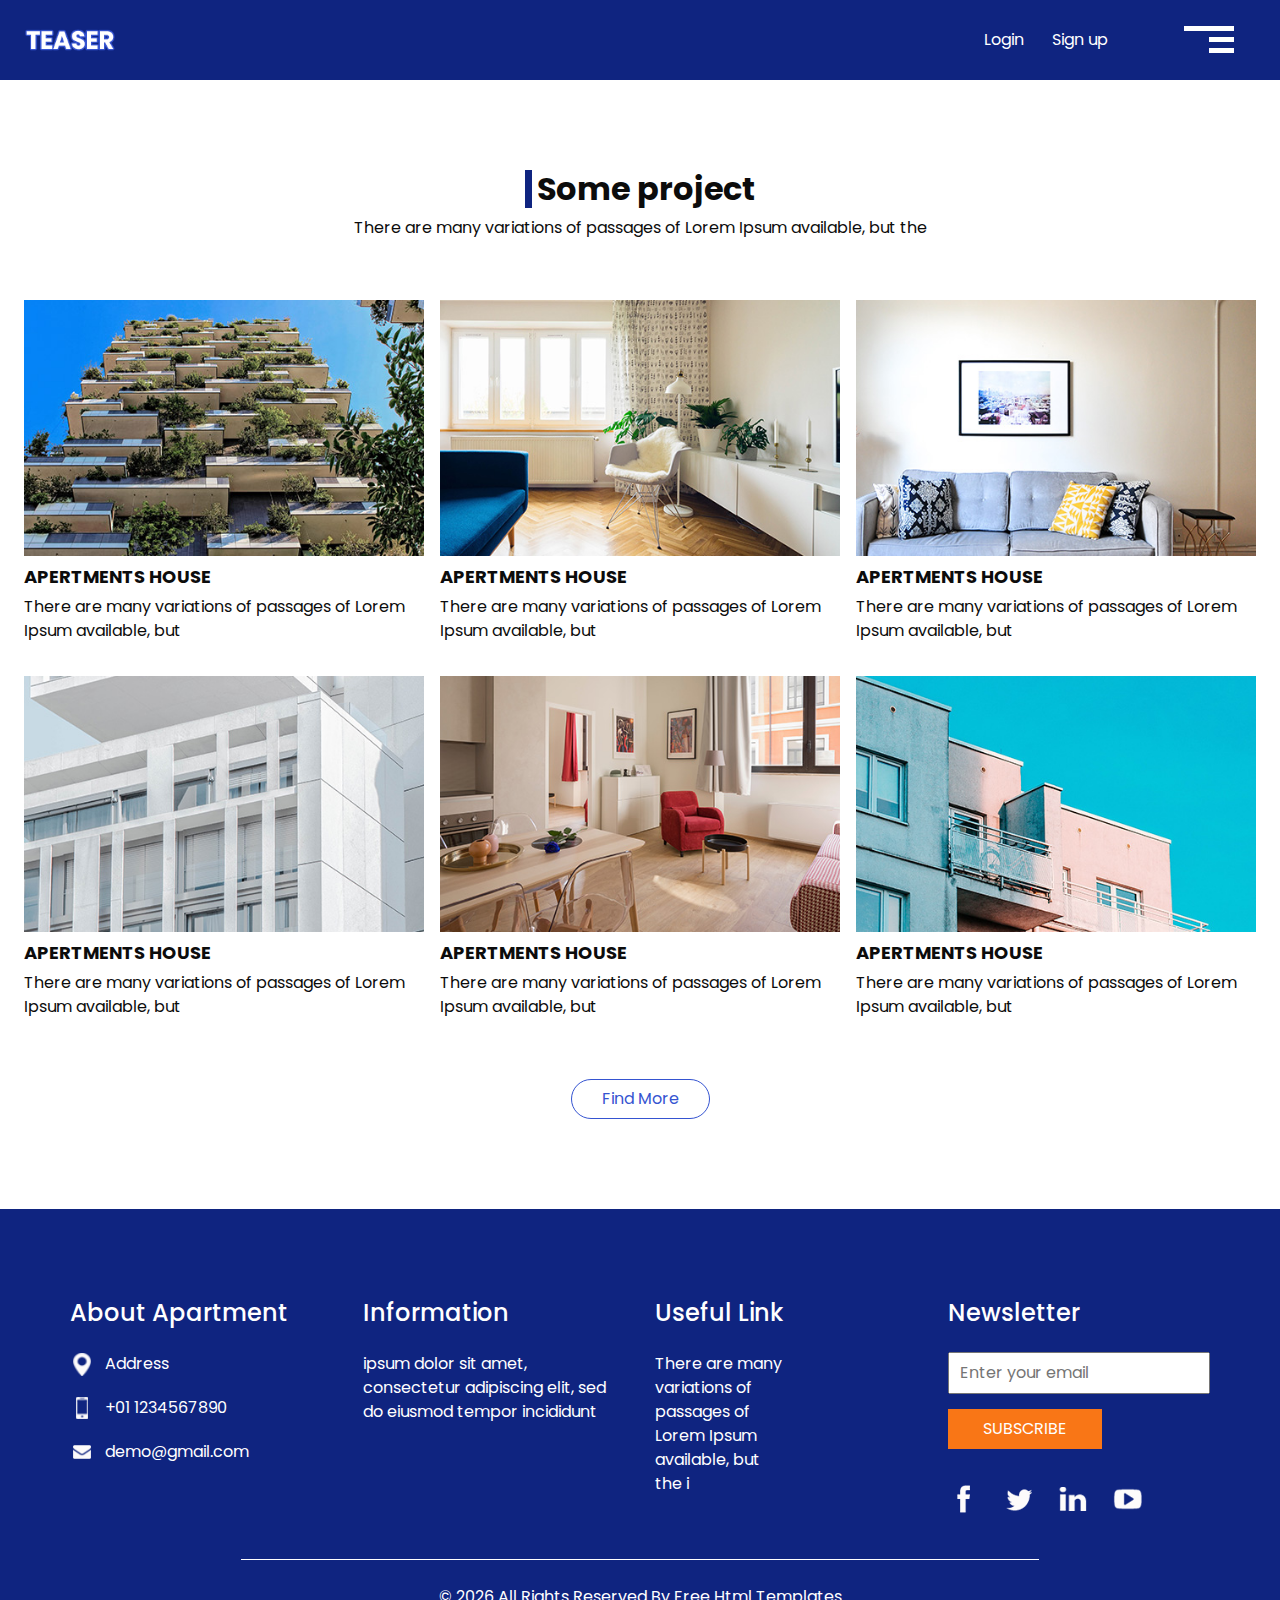
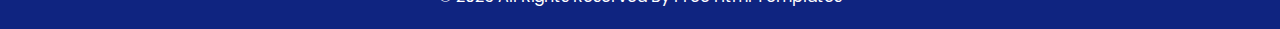
<file: ep.html>
<!DOCTYPE html>
<html>

<head>
  <!-- Basic -->
  <meta charset="utf-8" />
  <meta http-equiv="X-UA-Compatible" content="IE=edge" />
  <!-- Mobile Metas -->
  <meta name="viewport" content="width=device-width, initial-scale=1, shrink-to-fit=no" />
  <!-- Site Metas -->
  <meta name="keywords" content="" />
  <meta name="description" content="" />
  <meta name="author" content="" />

  <title>Teaser</title>


  <!-- bootstrap core css -->
  <link rel="stylesheet" type="text/css" href="css/bootstrap.css" />

  <!-- fonts style -->
  <link href="https://fonts.googleapis.com/css?family=Poppins:400,700|Raleway:400,700&display=swap" rel="stylesheet">
  <!-- Custom styles for this template -->
  <link href="css/style.css" rel="stylesheet" />
  <!-- responsive style -->
  <link href="css/responsive.css" rel="stylesheet" />
</head>

<body class="sub_page">
  <div class="hero_area">
    <!-- header section strats -->
    <header class="header_section">
      <div class="container-fluid">
        <nav class="navbar navbar-expand-lg custom_nav-container">
          <a class="navbar-brand" href="index.html">
            <img src="images/logo.png" alt="" />
          </a>
          <div class="navbar-collapse" id="">
            <ul class="navbar-nav justify-content-between ">
              <div class="User_option">
                <li class="">
                  <a class="mr-4" href="">
                    Login
                  </a>
                  <a class="" href="">
                    Sign up
                  </a>
                </li>
              </div>
            </ul>

            <div class="custom_menu-btn">
              <button onclick="openNav()">
                <span class="s-1">

                </span>
                <span class="s-2">

                </span>
                <span class="s-3">

                </span>
              </button>
            </div>
            <div id="myNav" class="overlay">
              <div class="overlay-content">
                <a href="index.html">HOME</a>
                <a href="about.html">ABOUT</a>
                <a href="house.html">HOUSE</a>
                <a href="price.html">PRICING</a>
                <a href="contact.html">CONTACT US</a>
              </div>
            </div>
          </div>
        </nav>
      </div>
    </header>
    <!-- end header section -->
  </div>

  <!-- sale section -->

  <section class="sale_section layout_padding">
    <div class="container-fluid">
      <div class="heading_container">
        <h2>
          Some project
        </h2>
        <p>
          There are many variations of passages of Lorem Ipsum available, but the
        </p>
      </div>
      <div class="sale_container">
        <div class="box">
          <div class="img-box">
            <img src="images/s-1.jpg" alt="">
          </div>
          <div class="detail-box">
            <h6>
              apertments house
            </h6>
            <p>
              There are many variations of passages of Lorem Ipsum available, but
            </p>
          </div>
        </div>
        <div class="box">
          <div class="img-box">
            <img src="images/s-2.jpg" alt="">
          </div>
          <div class="detail-box">
            <h6>
              apertments house
            </h6>
            <p>
              There are many variations of passages of Lorem Ipsum available, but
            </p>
          </div>
        </div>
        <div class="box">
          <div class="img-box">
            <img src="images/s-3.jpg" alt="">
          </div>
          <div class="detail-box">
            <h6>
              apertments house
            </h6>
            <p>
              There are many variations of passages of Lorem Ipsum available, but
            </p>
          </div>
        </div>
        <div class="box">
          <div class="img-box">
            <img src="images/s-4.jpg" alt="">
          </div>
          <div class="detail-box">
            <h6>
              apertments house
            </h6>
            <p>
              There are many variations of passages of Lorem Ipsum available, but
            </p>
          </div>
        </div>
        <div class="box">
          <div class="img-box">
            <img src="images/s-5.jpg" alt="">
          </div>
          <div class="detail-box">
            <h6>
              apertments house
            </h6>
            <p>
              There are many variations of passages of Lorem Ipsum available, but
            </p>
          </div>
        </div>
        <div class="box">
          <div class="img-box">
            <img src="images/s-6.jpg" alt="">
          </div>
          <div class="detail-box">
            <h6>
              apertments house
            </h6>
            <p>
              There are many variations of passages of Lorem Ipsum available, but
            </p>
          </div>
        </div>
      </div>
      <div class="btn-box">
        <a href="">
          Find More
        </a>
      </div>
    </div>
  </section>

  <!-- end sale section -->



  <!-- info section -->
  <section class="info_section ">
    <div class="container">
      <div class="row">
        <div class="col-md-3">
          <div class="info_contact">
            <h5>
              About Apartment
            </h5>
            <div>
              <div class="img-box">
                <img src="images/location.png" width="18px" alt="">
              </div>
              <p>
                Address
              </p>
            </div>
            <div>
              <div class="img-box">
                <img src="images/phone.png" width="12px" alt="">
              </div>
              <p>
                +01 1234567890
              </p>
            </div>
            <div>
              <div class="img-box">
                <img src="images/mail.png" width="18px" alt="">
              </div>
              <p>
                demo@gmail.com
              </p>
            </div>
          </div>
        </div>
        <div class="col-md-3">
          <div class="info_info">
            <h5>
              Information
            </h5>
            <p>
              ipsum dolor sit amet, consectetur adipiscing elit, sed do eiusmod tempor incididunt
            </p>
          </div>
        </div>

        <div class="col-md-3">
          <div class="info_links">
            <h5>
              Useful Link
            </h5>
            <ul>
              <li>
                <a href="">
                  There are many
                </a>
              </li>
              <li>
                <a href="">
                  variations of
                </a>
              </li>
              <li>
                <a href="">
                  passages of
                </a>
              </li>
              <li>
                <a href="">
                  Lorem Ipsum
                </a>
              </li>
              <li>
                <a href="">
                  available, but
                </a>
              </li>
              <li>
                <a href="">
                  the i
                </a>
              </li>
            </ul>
          </div>
        </div>
        <div class="col-md-3">
          <div class="info_form ">
            <h5>
              Newsletter
            </h5>
            <form action="">
              <input type="email" placeholder="Enter your email">
              <button>
                Subscribe
              </button>
            </form>
            <div class="social_box">
              <a href="">
                <img src="images/fb.png" alt="">
              </a>
              <a href="">
                <img src="images/twitter.png" alt="">
              </a>
              <a href="">
                <img src="images/linkedin.png" alt="">
              </a>
              <a href="">
                <img src="images/youtube.png" alt="">
              </a>
            </div>
          </div>
        </div>
      </div>
    </div>
  </section>

  <!-- end info_section -->


  <!-- footer section -->
  <section class="container-fluid footer_section ">
    <div class="container">
      <p>
        &copy; <span id="displayYear"></span> All Rights Reserved By
        <a href="https://html.design/">Free Html Templates</a>
      </p>
    </div>
  </section>
  <!-- end  footer section -->


  <script type="text/javascript" src="js/jquery-3.4.1.min.js"></script>
  <script type="text/javascript" src="js/bootstrap.js"></script>
  <script type="text/javascript" src="js/custom.js"></script>

</body>
</body>

</html>
</file>
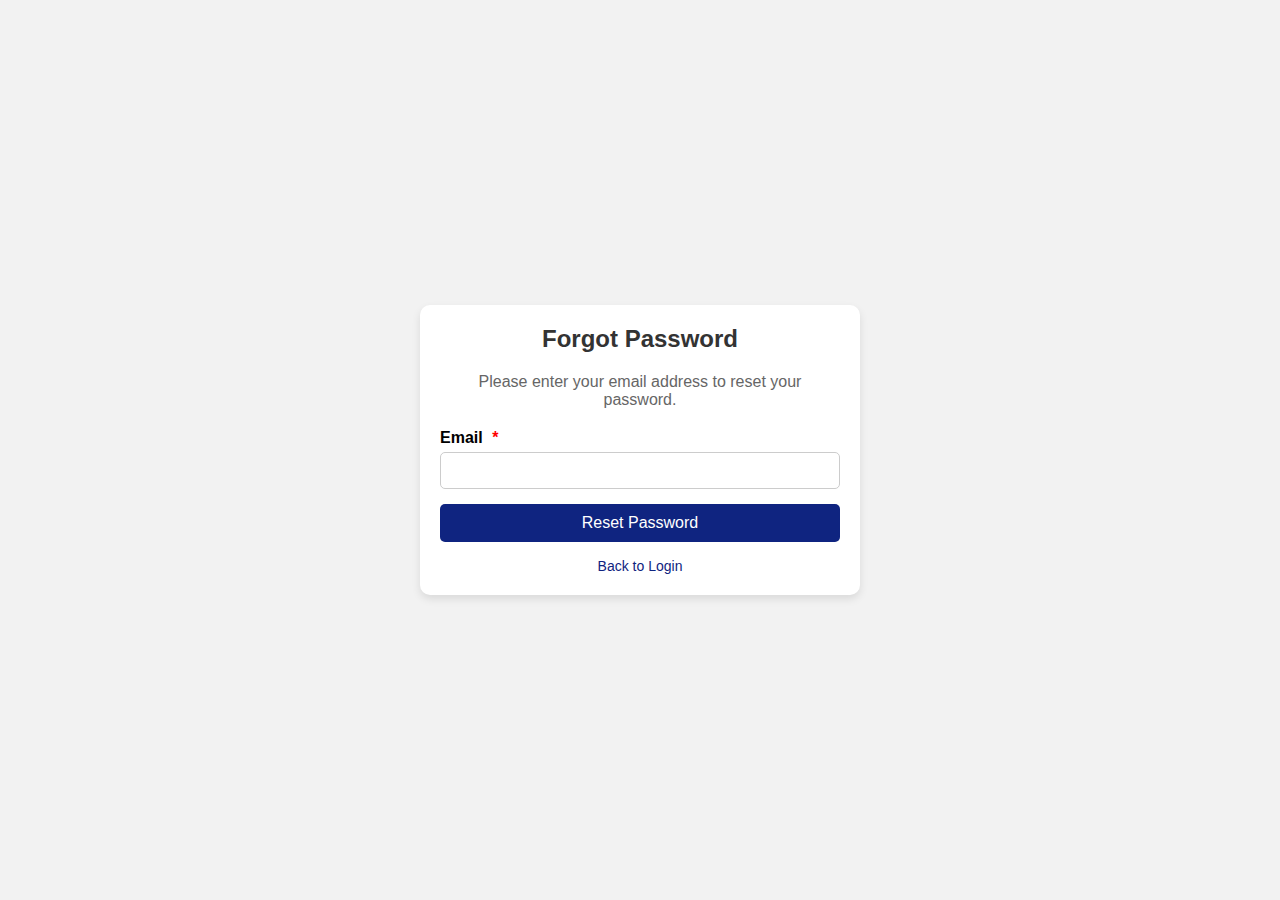
<file: forgot_password.html>
<!DOCTYPE html>
<html lang="en">
<head>
    <meta charset="UTF-8">
    <meta name="viewport" content="width=device-width, initial-scale=1.0">
    <title>Forgot Password</title>
    <link rel="stylesheet" href="css\forgot_password.css">
</head>
<body>
    <div class="forgot-password-container">
        <h2>Forgot Password</h2>
        <p>Please enter your email address to reset your password.</p>
        <form action="#" method="POST">
            <div class="input-group">
                <label for="email">Email <span class="required">*</span></label>
                <input type="email" id="email" name="email" required>
            </div>
            <button type="submit" class="reset-button">Reset Password</button>
            <div class="links">
                <a href="login.html">Back to Login</a>
            </div>
        </form>
    </div>
</body>
</html>
</file>
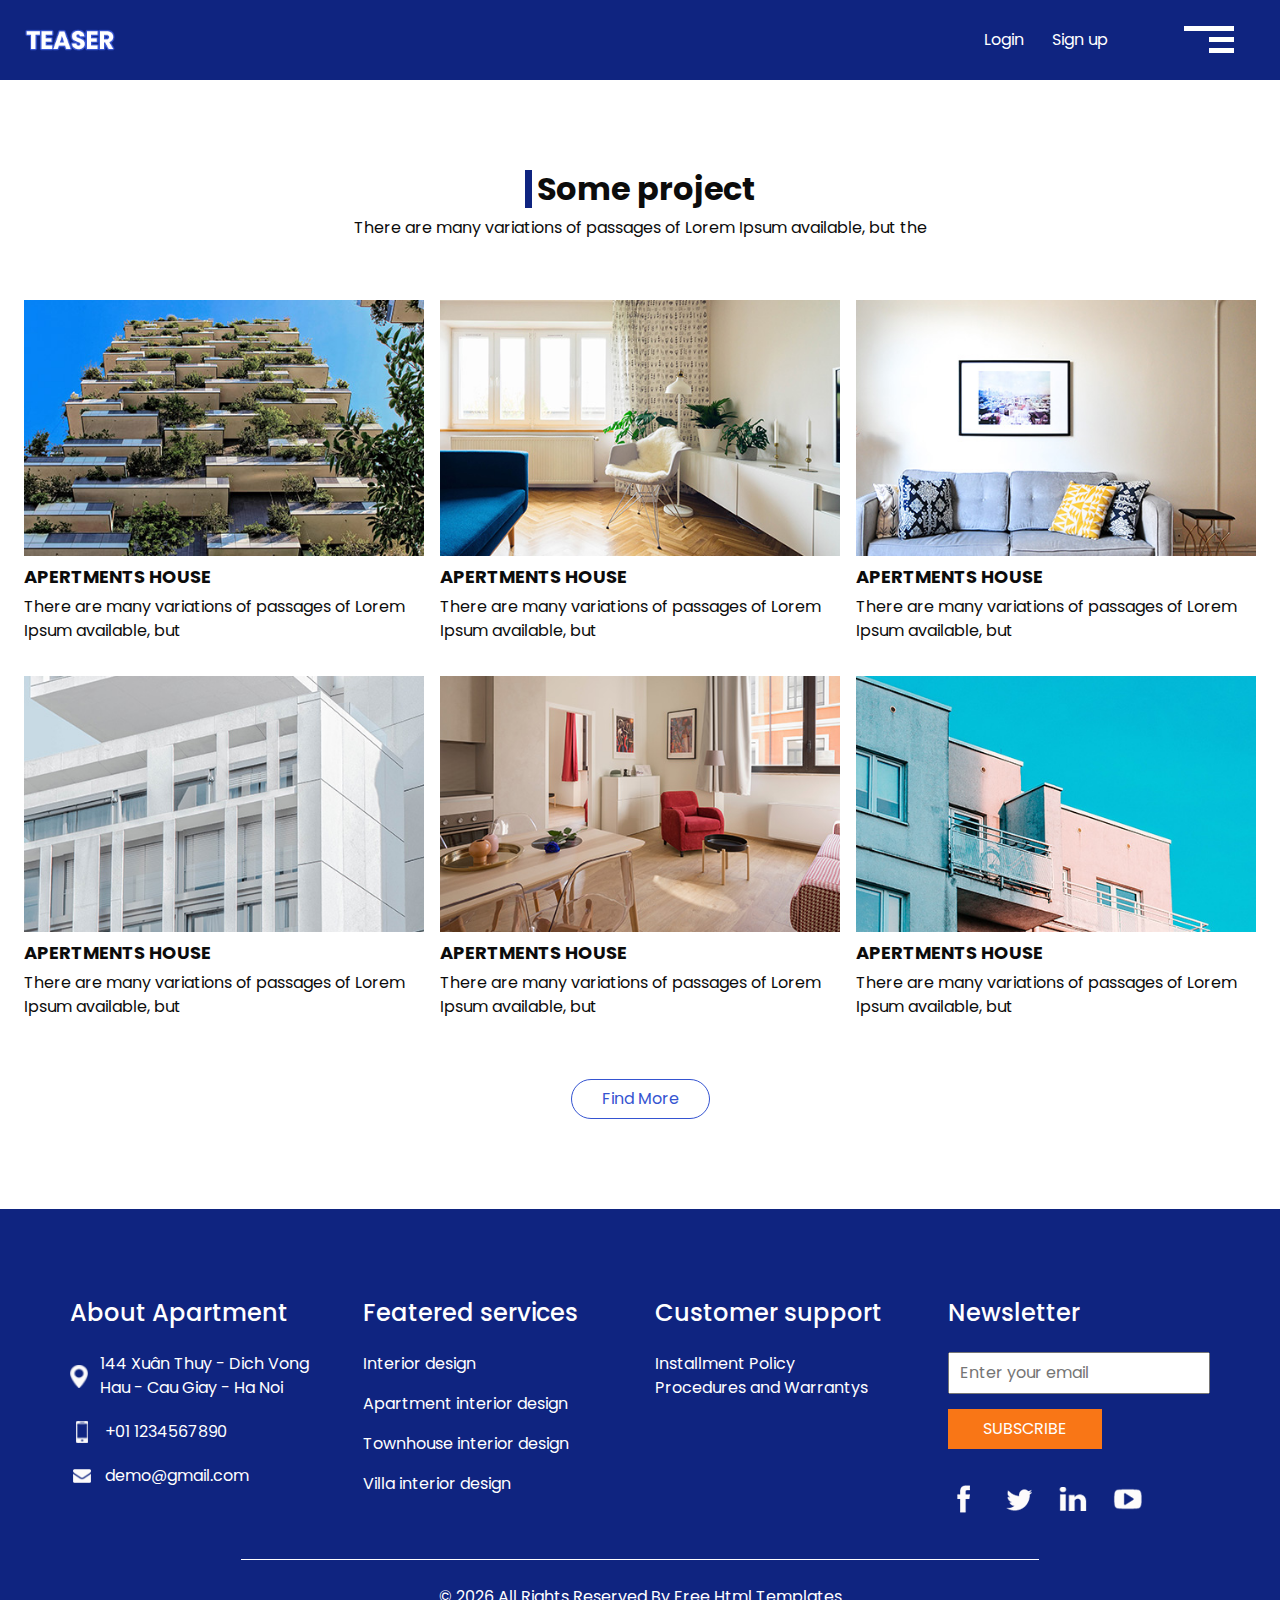
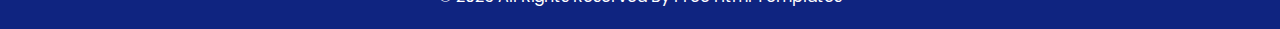
<file: house.html>
<!DOCTYPE html>
<html>

<head>
  <!-- Basic -->
  <meta charset="utf-8" />
  <meta http-equiv="X-UA-Compatible" content="IE=edge" />
  <!-- Mobile Metas -->
  <meta name="viewport" content="width=device-width, initial-scale=1, shrink-to-fit=no" />
  <!-- Site Metas -->
  <meta name="keywords" content="" />
  <meta name="description" content="" />
  <meta name="author" content="" />

  <title>Teaser</title>


  <!-- bootstrap core css -->
  <link rel="stylesheet" type="text/css" href="css/bootstrap.css" />

  <!-- fonts style -->
  <link href="https://fonts.googleapis.com/css?family=Poppins:400,700|Raleway:400,700&display=swap" rel="stylesheet">
  <!-- Custom styles for this template -->
  <link href="css/style.css" rel="stylesheet" />
  <!-- responsive style -->
  <link href="css/responsive.css" rel="stylesheet" />
</head>

<body class="sub_page">
  <div class="hero_area">
    <!-- header section strats -->
    <header class="header_section">
      <div class="container-fluid">
        <nav class="navbar navbar-expand-lg custom_nav-container">
          <a class="navbar-brand" href="index.html">
            <img src="images/logo.png" alt="" />
          </a>
          <div class="navbar-collapse" id="">
            <ul class="navbar-nav justify-content-between ">
              <div class="User_option">
                <li class="">
                  <a class="mr-4" href="login.html">
                    Login
                  </a>
                  <a class="" href="signup.html">
                    Sign up
                  </a>
                </li>
              </div>
            </ul>

            <div class="custom_menu-btn">
              <button onclick="openNav()">
                <span class="s-1">

                </span>
                <span class="s-2">

                </span>
                <span class="s-3">

                </span>
              </button>
            </div>
            <div id="myNav" class="overlay">
              <div class="overlay-content">
                <a href="index.html">HOME</a>
                <a href="about.html">ABOUT</a>
                <a href="house.html">HOUSE</a>
                <a href="price.html">PRICING</a>
                <a href="contact.html">CONTACT US</a>
              </div>
            </div>
          </div>
        </nav>
      </div>
    </header>
    <!-- end header section -->
  </div>

  <!-- sale section -->

  <section class="sale_section layout_padding">
    <div class="container-fluid">
      <div class="heading_container">
        <h2>
          Some project
        </h2>
        <p>
          There are many variations of passages of Lorem Ipsum available, but the
        </p>
      </div>
      <div class="sale_container">
        <div class="box">
          <div class="img-box">
            <img src="images/s-1.jpg" alt="">
          </div>
          <div class="detail-box">
            <h6>
              apertments house
            </h6>
            <p>
              There are many variations of passages of Lorem Ipsum available, but
            </p>
          </div>
        </div>
        <div class="box">
          <div class="img-box">
            <img src="images/s-2.jpg" alt="">
          </div>
          <div class="detail-box">
            <h6>
              apertments house
            </h6>
            <p>
              There are many variations of passages of Lorem Ipsum available, but
            </p>
          </div>
        </div>
        <div class="box">
          <div class="img-box">
            <img src="images/s-3.jpg" alt="">
          </div>
          <div class="detail-box">
            <h6>
              apertments house
            </h6>
            <p>
              There are many variations of passages of Lorem Ipsum available, but
            </p>
          </div>
        </div>
        <div class="box">
          <div class="img-box">
            <img src="images/s-4.jpg" alt="">
          </div>
          <div class="detail-box">
            <h6>
              apertments house
            </h6>
            <p>
              There are many variations of passages of Lorem Ipsum available, but
            </p>
          </div>
        </div>
        <div class="box">
          <div class="img-box">
            <img src="images/s-5.jpg" alt="">
          </div>
          <div class="detail-box">
            <h6>
              apertments house
            </h6>
            <p>
              There are many variations of passages of Lorem Ipsum available, but
            </p>
          </div>
        </div>
        <div class="box">
          <div class="img-box">
            <img src="images/s-6.jpg" alt="">
          </div>
          <div class="detail-box">
            <h6>
              apertments house
            </h6>
            <p>
              There are many variations of passages of Lorem Ipsum available, but
            </p>
          </div>
        </div>
      </div>
      <div class="btn-box">
        <a href="">
          Find More
        </a>
      </div>
    </div>
  </section>

  <!-- end sale section -->



  <!-- info section -->
  <section class="info_section ">
    <div class="container">
      <div class="row">
        <div class="col-md-3">
          <div class="info_contact">
            <h5>
              About Apartment
            </h5>
            <div>
              <div class="img-box">
                <img src="images/location.png" width="18px" alt="">
              </div>
              <p>
                144 Xuân Thuy - Dich Vong Hau - Cau Giay - Ha Noi
              </p>
            </div>
            <div>
              <div class="img-box">
                <img src="images/phone.png" width="12px" alt="">
              </div>
              <p>
                +01 1234567890
              </p>
            </div>
            <div>
              <div class="img-box">
                <img src="images/mail.png" width="18px" alt="">
              </div>
              <p>
                demo@gmail.com
              </p>
            </div>
          </div>
        </div>
        <div class="col-md-3">
          <div class="info_info">
            <h5>
              Featered services
            </h5>
            <p>
              Interior design
            </p>
            <p>
              Apartment interior design
            </p>
            <p>
              Townhouse interior design
            </p>
            <p>
              Villa interior design
            </p>
          </div>
        </div>

        <div class="col-md-3">
          <div class="info_links">
            <h5>
              Customer support
            </h5>
            <ul>
              <li>
                <a href="">
                  Installment Policy
                </a>
              </li>
              <li>
                <a href="">
                  Procedures and Warrantys
                </a>
              </li>
            </ul>
          </div>
        </div>
        <div class="col-md-3">
          <div class="info_form ">
            <h5>
              Newsletter
            </h5>
            <form action="">
              <input type="email" placeholder="Enter your email">
              <button>
                Subscribe
              </button>
            </form>
            <div class="social_box">
              <a href="">
                <img src="images/fb.png" alt="">
              </a>
              <a href="">
                <img src="images/twitter.png" alt="">
              </a>
              <a href="">
                <img src="images/linkedin.png" alt="">
              </a>
              <a href="">
                <img src="images/youtube.png" alt="">
              </a>
            </div>
          </div>
        </div>
      </div>
    </div>
  </section>

  <!-- end info_section -->


  <!-- footer section -->
  <section class="container-fluid footer_section ">
    <div class="container">
      <p>
        &copy; <span id="displayYear"></span> All Rights Reserved By
        <a href="https://html.design/">Free Html Templates</a>
      </p>
    </div>
  </section>
  <!-- end  footer section -->


  <script type="text/javascript" src="js/jquery-3.4.1.min.js"></script>
  <script type="text/javascript" src="js/bootstrap.js"></script>
  <script type="text/javascript" src="js/custom.js"></script>

</body>
</body>

</html>
</file>
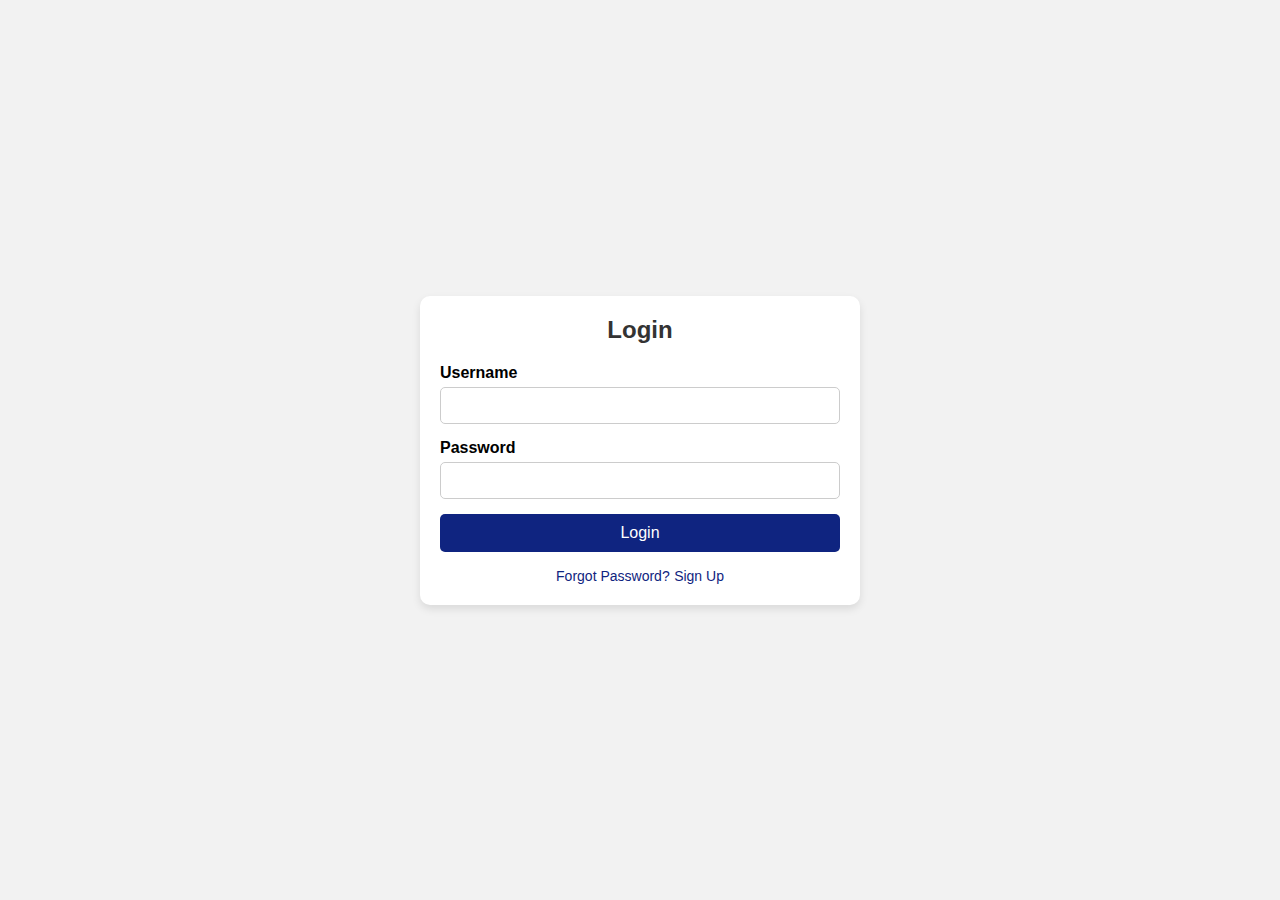
<file: login.html>
<!DOCTYPE html>
<html lang="en">
<head>
    <meta charset="UTF-8">
    <meta name="viewport" content="width=device-width, initial-scale=1.0">
    <title>Login</title>
    <link rel="stylesheet" href="css/login.css">
</head>
<body>
    <div class="login-container">
        <h2>Login</h2>
        <form action="#" method="POST">
            <div class="input-group">
                <label for="username">Username</label>
                <input type="text" id="username" name="username" required>
            </div>
            <div class="input-group">
                <label for="password">Password</label>
                <input type="password" id="password" name="password" required>
            </div>
            <button type="submit" class="login-button">Login</button>
            <div class="links">
                <a href="forgot_password.html">Forgot Password?</a>
                <a href="signup.html">Sign Up</a>
            </div>
        </form>
    </div>
</body>
</html>
</file>
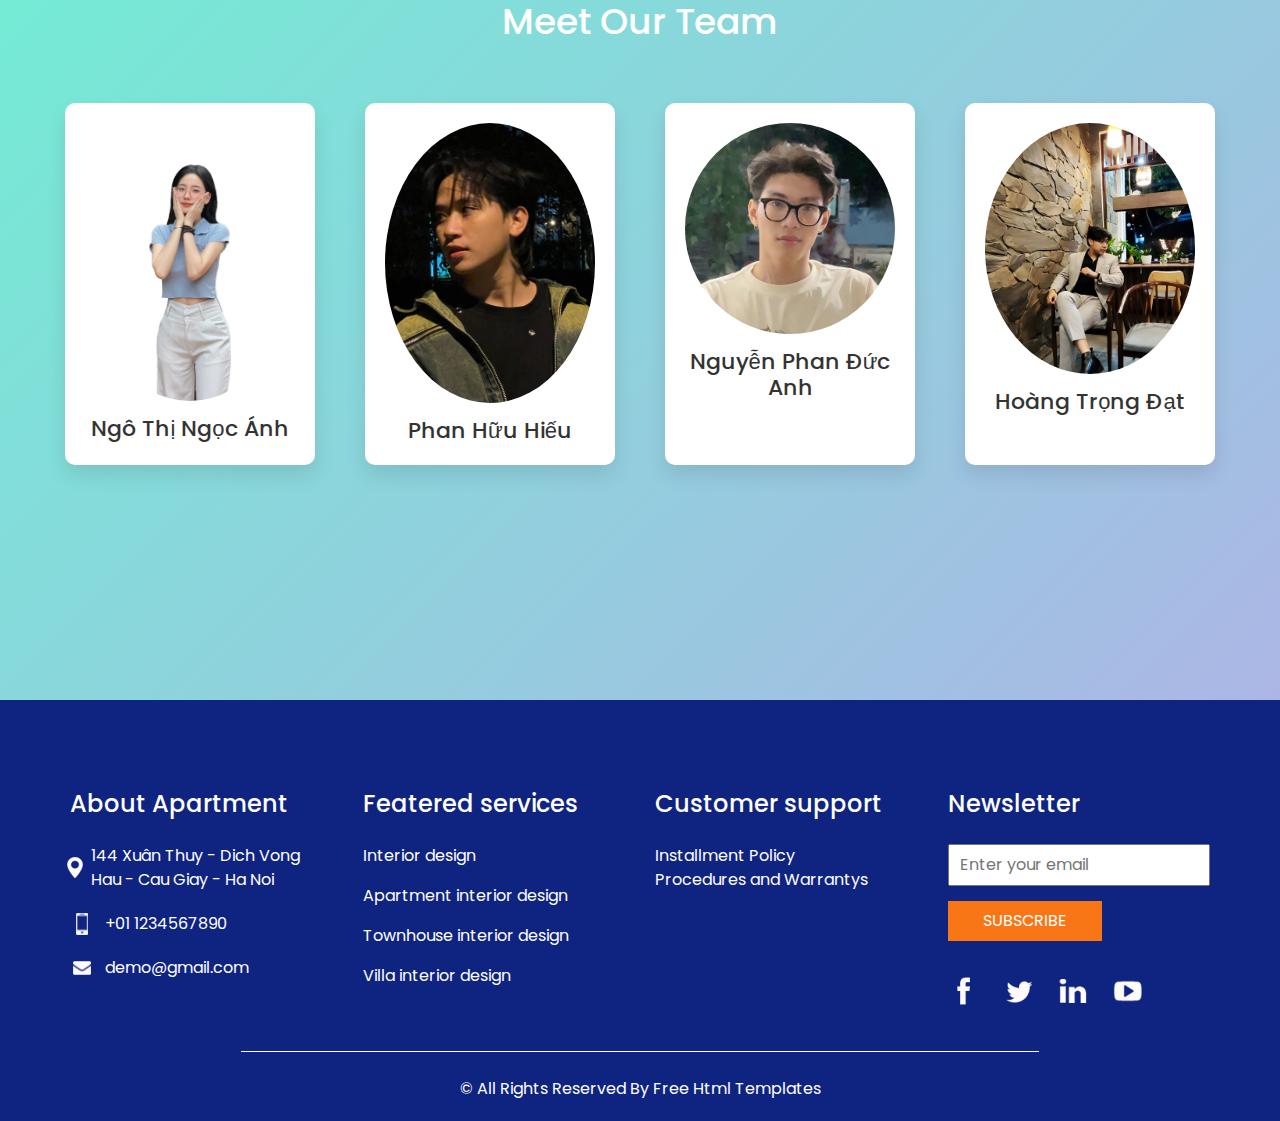
<file: member.html>
<!DOCTYPE html>
<html lang="en">

<head>
    <meta charset="UTF-8">
    <meta name="viewport" content="width=device-width, initial-scale=1.0">
    <title>Meet Our Team</title>
    <link rel="stylesheet" href="css\member.css">
    <!-- bootstrap core css -->
    <link rel="stylesheet" type="text/css" href="css/bootstrap.css" />

    <!-- fonts style -->
    <link href="https://fonts.googleapis.com/css?family=Poppins:400,700|Raleway:400,700&display=swap" rel="stylesheet">
    <!-- Custom styles for this template -->
    <link href="css/style.css" rel="stylesheet" />
    <!-- responsive style -->
    <link href="css/responsive.css" rel="stylesheet" />
    <link href="css/slide-image.css" rel="stylesheet" />
</head>

<body>
    <section>
        <div class="team-container">
            <h1>Meet Our Team</h1>
            <div class="team-members">
                <div class="member">
                    <img src="images\member1.jpg" alt="Member 1">
                    <h2>Ngô Thị Ngọc Ánh</h2>
                </div>
                <div class="member">
                    <img src="images\member2.jpg" alt="Member 2">
                    <h2>Phan Hữu Hiếu</h2>
                </div>
                <div class="member">
                    <img src="images\member3.jpg" alt="Member 3">
                    <h2>Nguyễn Phan Đức Anh </h2>
                </div>
                <div class="member">
                    <img src="images\member4.jpg" alt="Member 4">
                    <h2>Hoàng Trọng Đạt</h2>
                </div>
            </div>
        </div>
    </section>
    <!-- info section -->
  <section class="info_section ">
    <div class="container">
      <div class="row">
        <div class="col-md-3">
          <div class="info_contact">
            <h5>
              About Apartment
            </h5>
            <div>
              <div class="img-box">
                <img src="images/location.png" width="18px" alt="">
              </div>
              <p>
                144 Xuân Thuy - Dich Vong Hau - Cau Giay - Ha Noi
              </p>
            </div>
            <div>
              <div class="img-box">
                <img src="images/phone.png" width="12px" alt="">
              </div>
              <p>
                +01 1234567890
              </p>
            </div>
            <div>
              <div class="img-box">
                <img src="images/mail.png" width="18px" alt="">
              </div>
              <p>
                demo@gmail.com
              </p>
            </div>
          </div>
        </div>
        <div class="col-md-3">
          <div class="info_info">
            <h5>
              Featered services
            </h5>
            <p>
              Interior design
            </p>
            <p>
              Apartment interior design
            </p>
            <p>
              Townhouse interior design
            </p>
            <p>
              Villa interior design
            </p>
          </div>
        </div>

        <div class="col-md-3">
          <div class="info_links">
            <h5>
              Customer support
            </h5>
            <ul>
              <li>
                <a href="">
                  Installment Policy
                </a>
              </li>
              <li>
                <a href="">
                  Procedures and Warrantys
                </a>
              </li>
            </ul>
          </div>
        </div>
        <div class="col-md-3">
          <div class="info_form ">
            <h5>
              Newsletter
            </h5>
            <form action="">
              <input type="email" placeholder="Enter your email">
              <button>
                Subscribe
              </button>
            </form>
            <div class="social_box">
              <a href="">
                <img src="images/fb.png" alt="">
              </a>
              <a href="">
                <img src="images/twitter.png" alt="">
              </a>
              <a href="">
                <img src="images/linkedin.png" alt="">
              </a>
              <a href="">
                <img src="images/youtube.png" alt="">
              </a>
            </div>
          </div>
        </div>
      </div>
    </div>
  </section>

  <!-- end info_section -->

    <!-- footer section -->
    <section class="container-fluid footer_section " style="display: block;">

        <div class="container">
            <p>
                &copy; <span id="displayYear"></span> All Rights Reserved By
                <a href="https://html.design/">Free Html Templates</a>
            </p>
        </div>
    </section>
    <!-- end  footer section -->
</body>

</html>
</file>
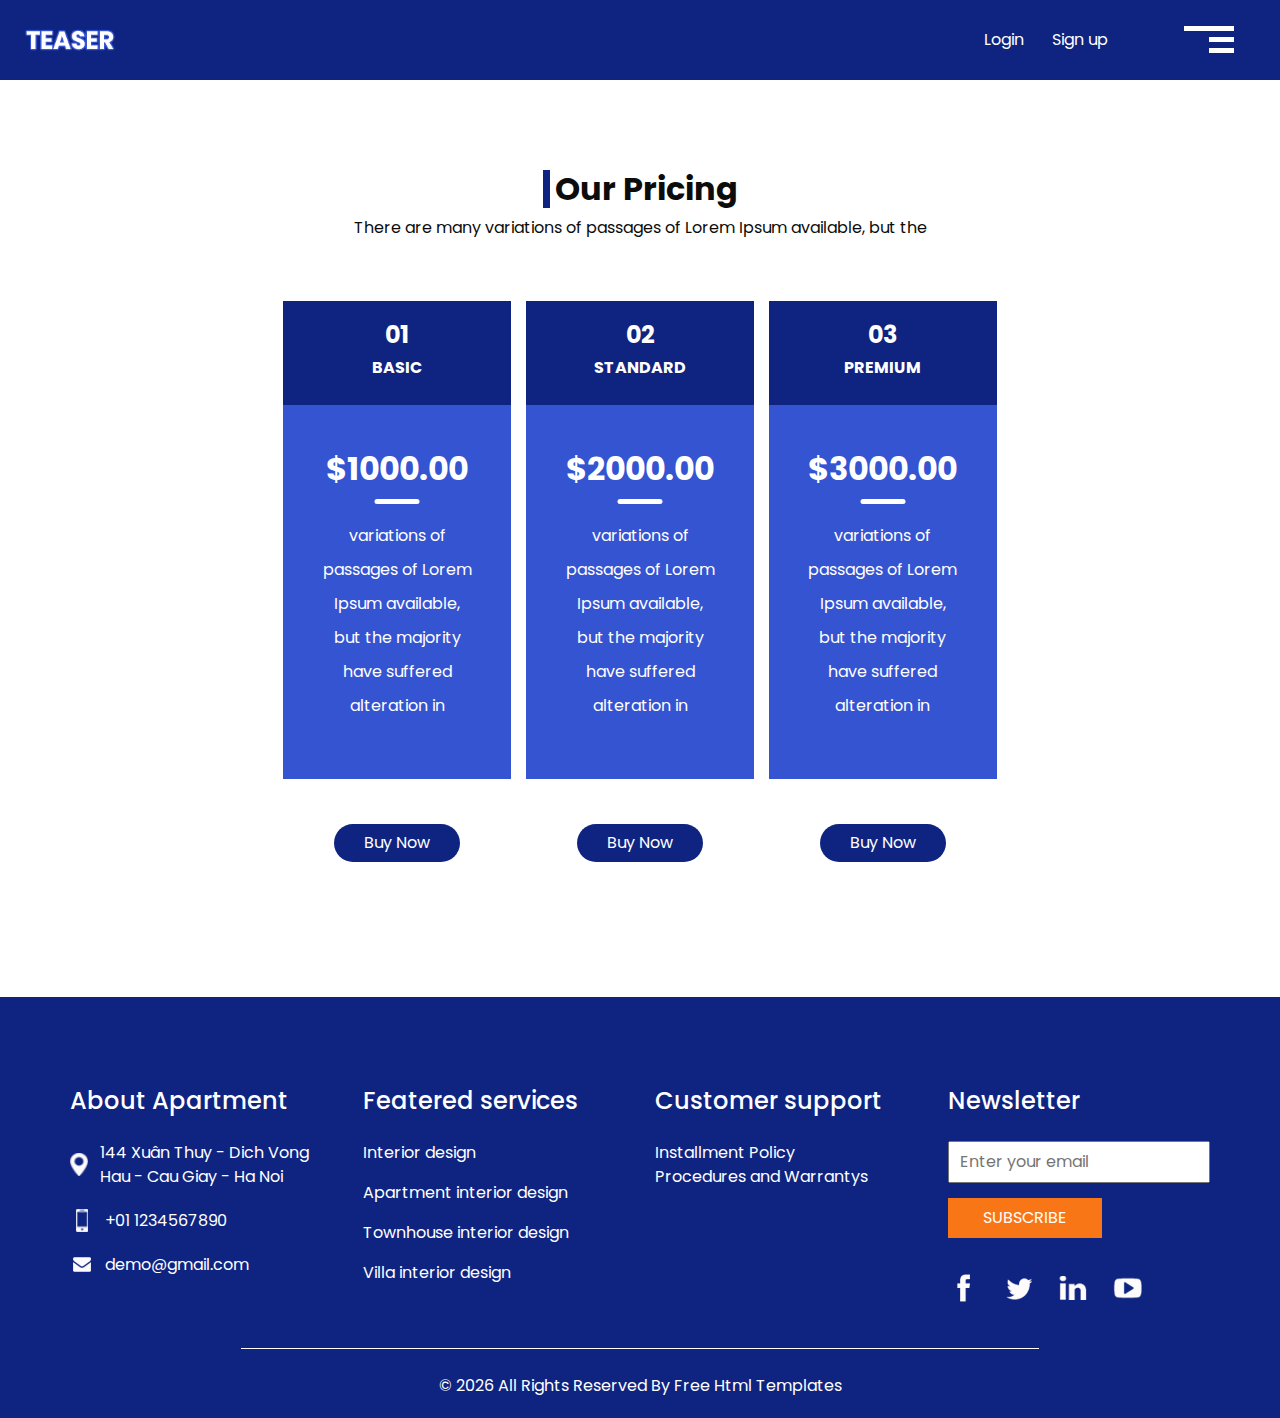
<file: price.html>
<!DOCTYPE html>
<html>

<head>
  <!-- Basic -->
  <meta charset="utf-8" />
  <meta http-equiv="X-UA-Compatible" content="IE=edge" />
  <!-- Mobile Metas -->
  <meta name="viewport" content="width=device-width, initial-scale=1, shrink-to-fit=no" />
  <!-- Site Metas -->
  <meta name="keywords" content="" />
  <meta name="description" content="" />
  <meta name="author" content="" />

  <title>Teaser</title>

  <!-- bootstrap core css -->
  <link rel="stylesheet" type="text/css" href="css/bootstrap.css" />

  <!-- fonts style -->
  <link href="https://fonts.googleapis.com/css?family=Poppins:400,700|Raleway:400,700&display=swap" rel="stylesheet">
  <!-- Custom styles for this template -->
  <link href="css/style.css" rel="stylesheet" />
  <!-- responsive style -->
  <link href="css/responsive.css" rel="stylesheet" />
</head>

<body class="sub_page">
  <div class="hero_area">
    <!-- header section strats -->
    <header class="header_section">
      <div class="container-fluid">
        <nav class="navbar navbar-expand-lg custom_nav-container">
          <a class="navbar-brand" href="index.html">
            <img src="images/logo.png" alt="" />
          </a>
          <div class="navbar-collapse" id="">
            <ul class="navbar-nav justify-content-between ">
              <div class="User_option">
                <li class="">
                  <a class="mr-4" href="login.html">
                    Login
                  </a>
                  <a class="" href="signup.html">
                    Sign up
                  </a>
                </li>
              </div>
            </ul>

            <div class="custom_menu-btn">
              <button onclick="openNav()">
                <span class="s-1">

                </span>
                <span class="s-2">

                </span>
                <span class="s-3">

                </span>
              </button>
            </div>
            <div id="myNav" class="overlay">
              <div class="overlay-content">
                <a href="index.html">HOME</a>
                <a href="about.html">ABOUT</a>
                <a href="house.html">HOUSE</a>
                <a href="price.html">PRICING</a>
                <a href="contact.html">CONTACT US</a>
              </div>
            </div>
          </div>
        </nav>
      </div>
    </header>
    <!-- end header section -->
  </div>


  <!-- price section -->

  <section class="price_section layout_padding">
    <div class="container">
      <div class="heading_container">
        <h2>
          Our Pricing
        </h2>
        <p>
          There are many variations of passages of Lorem Ipsum available, but the
        </p>
      </div>
      <div class="price_container">
        <div class="box">
          <div class="detail-box">
            <div class="heading-box">
              <h4>
                01
              </h4>
              <h6>
                Basic
              </h6>
            </div>
            <div class="text-box">
              <h2>
                $1000.00
              </h2>
              <ul>
                <li>
                  variations of
                </li>
                <li>
                  passages of Lorem
                </li>
                <li>
                  Ipsum available,
                </li>
                <li>
                  but the majority
                </li>
                <li>
                  have suffered
                </li>
                <li>
                  alteration in
                </li>
              </ul>
            </div>
          </div>
          <div class="btn-box">
            <a href="">
              Buy Now
            </a>
          </div>
        </div>
        <div class="box">
          <div class="detail-box">
            <div class="heading-box">
              <h4>
                02
              </h4>
              <h6>
                Standard
              </h6>
            </div>
            <div class="text-box">
              <h2>
                $2000.00
              </h2>
              <ul>
                <li>
                  variations of
                </li>
                <li>
                  passages of Lorem
                </li>
                <li>
                  Ipsum available,
                </li>
                <li>
                  but the majority
                </li>
                <li>
                  have suffered
                </li>
                <li>
                  alteration in
                </li>
              </ul>
            </div>
          </div>
          <div class="btn-box">
            <a href="">
              Buy Now
            </a>
          </div>
        </div>
        <div class="box">
          <div class="detail-box">
            <div class="heading-box">
              <h4>
                03
              </h4>
              <h6>
                Premium
              </h6>
            </div>
            <div class="text-box">
              <h2>
                $3000.00
              </h2>
              <ul>
                <li>
                  variations of
                </li>
                <li>
                  passages of Lorem
                </li>
                <li>
                  Ipsum available,
                </li>
                <li>
                  but the majority
                </li>
                <li>
                  have suffered
                </li>
                <li>
                  alteration in
                </li>
              </ul>
            </div>
          </div>
          <div class="btn-box">
            <a href="">
              Buy Now
            </a>
          </div>
        </div>
      </div>
    </div>
  </section>
  <!-- end price section -->

  <!-- info section -->
  <section class="info_section ">
    <div class="container">
      <div class="row">
        <div class="col-md-3">
          <div class="info_contact">
            <h5>
              About Apartment
            </h5>
            <div>
              <div class="img-box">
                <img src="images/location.png" width="18px" alt="">
              </div>
              <p>
                144 Xuân Thuy - Dich Vong Hau - Cau Giay - Ha Noi
              </p>
            </div>
            <div>
              <div class="img-box">
                <img src="images/phone.png" width="12px" alt="">
              </div>
              <p>
                +01 1234567890
              </p>
            </div>
            <div>
              <div class="img-box">
                <img src="images/mail.png" width="18px" alt="">
              </div>
              <p>
                demo@gmail.com
              </p>
            </div>
          </div>
        </div>
        <div class="col-md-3">
          <div class="info_info">
            <h5>
              Featered services
            </h5>
            <p>
              Interior design
            </p>
            <p>
              Apartment interior design
            </p>
            <p>
              Townhouse interior design
            </p>
            <p>
              Villa interior design
            </p>
          </div>
        </div>

        <div class="col-md-3">
          <div class="info_links">
            <h5>
              Customer support
            </h5>
            <ul>
              <li>
                <a href="">
                  Installment Policy
                </a>
              </li>
              <li>
                <a href="">
                  Procedures and Warrantys
                </a>
              </li>
            </ul>
          </div>
        </div>
        <div class="col-md-3">
          <div class="info_form ">
            <h5>
              Newsletter
            </h5>
            <form action="">
              <input type="email" placeholder="Enter your email">
              <button>
                Subscribe
              </button>
            </form>
            <div class="social_box">
              <a href="">
                <img src="images/fb.png" alt="">
              </a>
              <a href="">
                <img src="images/twitter.png" alt="">
              </a>
              <a href="">
                <img src="images/linkedin.png" alt="">
              </a>
              <a href="">
                <img src="images/youtube.png" alt="">
              </a>
            </div>
          </div>
        </div>
      </div>
    </div>
  </section>

  <!-- end info_section -->


  <!-- footer section -->
  <section class="container-fluid footer_section ">
    <div class="container">
      <p>
        &copy; <span id="displayYear"></span> All Rights Reserved By
        <a href="https://html.design/">Free Html Templates</a>
      </p>
    </div>
  </section>
  <!-- end  footer section -->


  <script type="text/javascript" src="js/jquery-3.4.1.min.js"></script>
  <script type="text/javascript" src="js/bootstrap.js"></script>
  <script type="text/javascript" src="js/custom.js"></script>

</body>
</body>

</html>
</file>
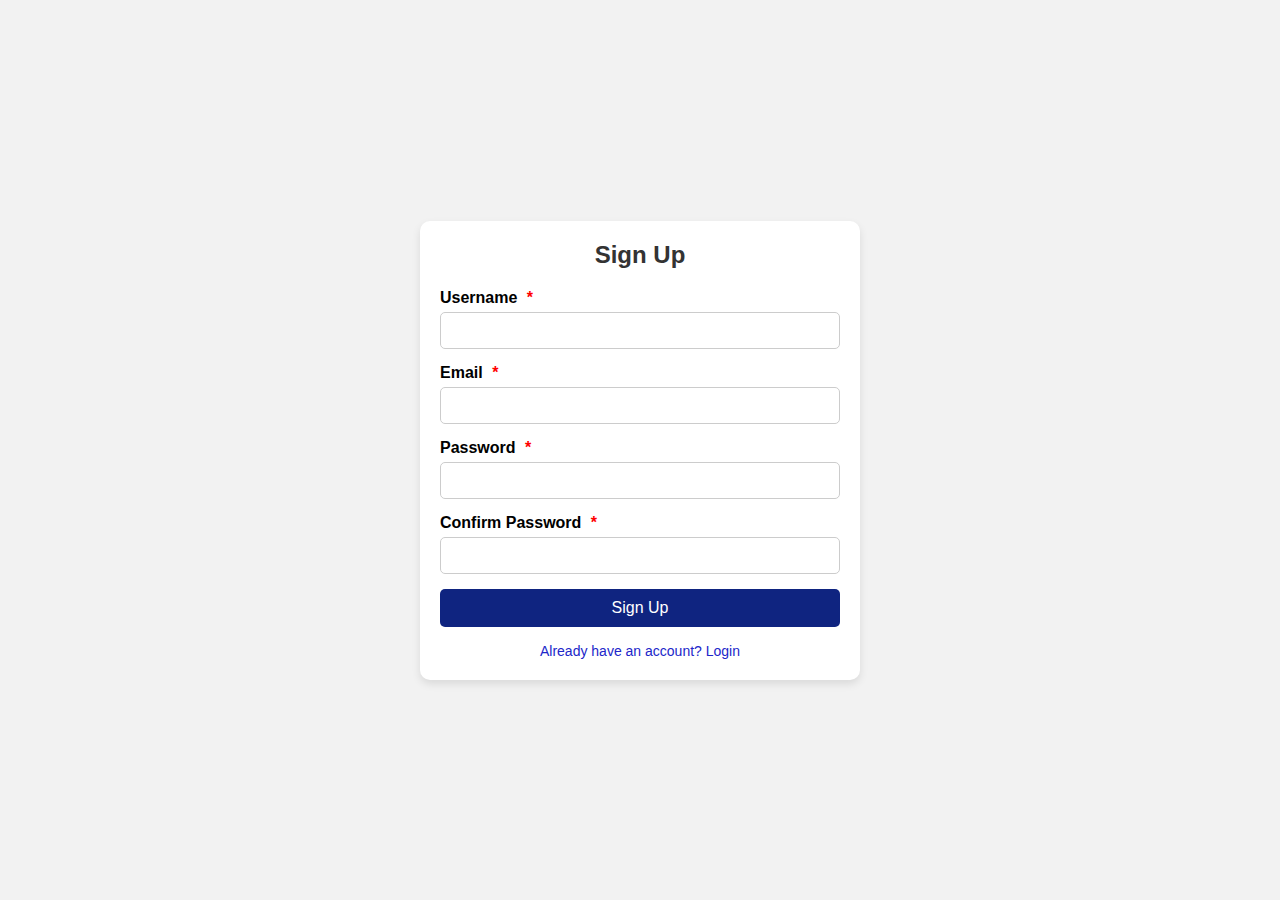
<file: signup.html>
<!DOCTYPE html>
<html lang="en">
<head>
    <meta charset="UTF-8">
    <meta name="viewport" content="width=device-width, initial-scale=1.0">
    <title>Sign Up</title>
    <link rel="stylesheet" href="css/signup.css">
</head>
<body>
    <div class="signup-container">
        <h2>Sign Up</h2>
        <form action="#" method="POST">
            <div class="input-group">
                <label for="username">Username <span class="required">*</span></label>
                <input type="text" id="username" name="username" required>
            </div>
            <div class="input-group">
                <label for="email">Email <span class="required">*</span></label>
                <input type="email" id="email" name="email" required>
            </div>
            <div class="input-group">
                <label for="password">Password <span class="required">*</span></label>
                <input type="password" id="password" name="password" required>
            </div>
            <div class="input-group">
                <label for="confirm-password">Confirm Password <span class="required">*</span></label>
                <input type="password" id="confirm-password" name="confirm-password" required>
            </div>
            <button type="submit" class="signup-button">Sign Up</button>
            <div class="links">
                <a href="login.html">Already have an account? Login</a>
            </div>
        </form>
    </div>
</body>
</html>
</file>
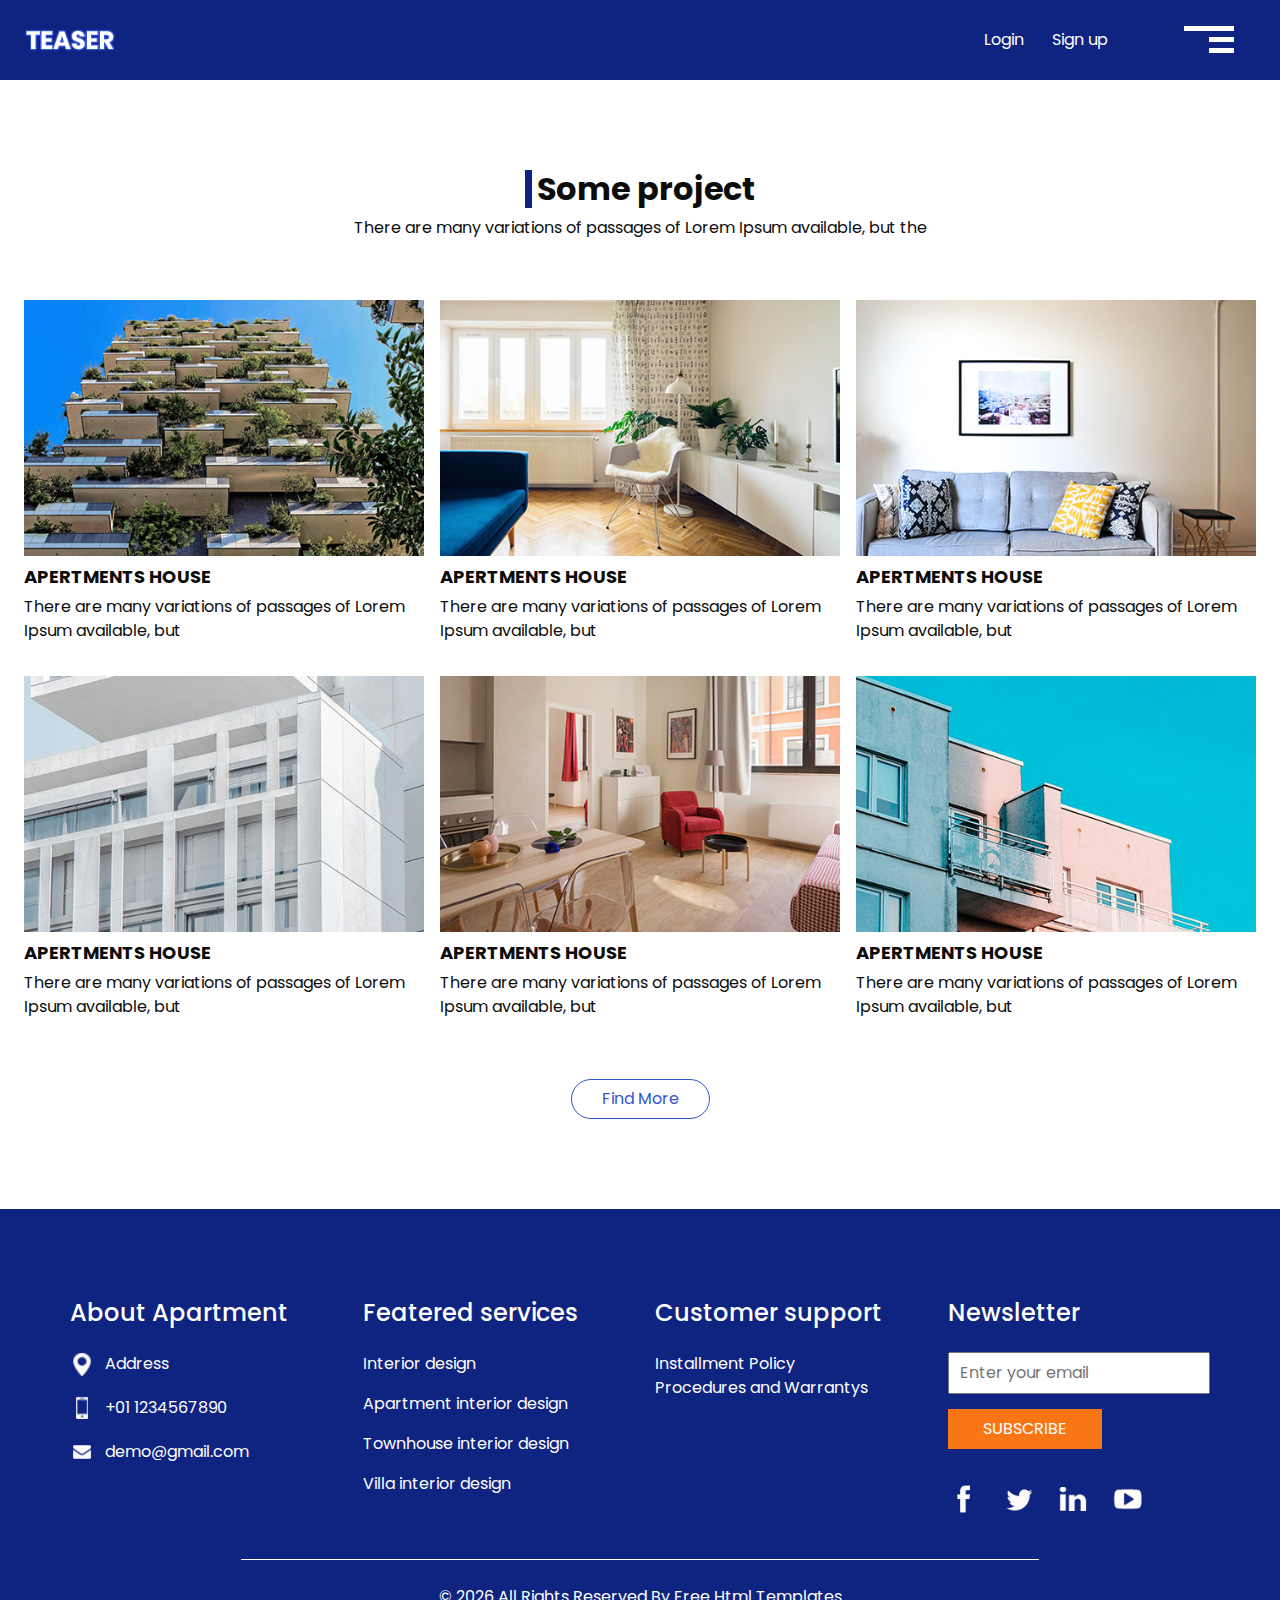
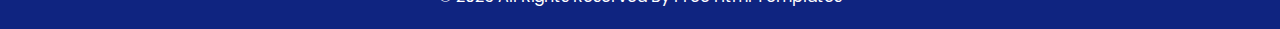
<file: vs.html>
<!DOCTYPE html>
<html>

<head>
  <!-- Basic -->
  <meta charset="utf-8" />
  <meta http-equiv="X-UA-Compatible" content="IE=edge" />
  <!-- Mobile Metas -->
  <meta name="viewport" content="width=device-width, initial-scale=1, shrink-to-fit=no" />
  <!-- Site Metas -->
  <meta name="keywords" content="" />
  <meta name="description" content="" />
  <meta name="author" content="" />

  <title>Teaser</title>


  <!-- bootstrap core css -->
  <link rel="stylesheet" type="text/css" href="css/bootstrap.css" />

  <!-- fonts style -->
  <link href="https://fonts.googleapis.com/css?family=Poppins:400,700|Raleway:400,700&display=swap" rel="stylesheet">
  <!-- Custom styles for this template -->
  <link href="css/style.css" rel="stylesheet" />
  <!-- responsive style -->
  <link href="css/responsive.css" rel="stylesheet" />
</head>

<body class="sub_page">
  <div class="hero_area">
    <!-- header section strats -->
    <header class="header_section">
      <div class="container-fluid">
        <nav class="navbar navbar-expand-lg custom_nav-container">
          <a class="navbar-brand" href="index.html">
            <img src="images/logo.png" alt="" />
          </a>
          <div class="navbar-collapse" id="">
            <ul class="navbar-nav justify-content-between ">
              <div class="User_option">
                <li class="">
                  <a class="mr-4" href="">
                    Login
                  </a>
                  <a class="" href="">
                    Sign up
                  </a>
                </li>
              </div>
            </ul>

            <div class="custom_menu-btn">
              <button onclick="openNav()">
                <span class="s-1">

                </span>
                <span class="s-2">

                </span>
                <span class="s-3">

                </span>
              </button>
            </div>
            <div id="myNav" class="overlay">
              <div class="overlay-content">
                <a href="index.html">HOME</a>
                <a href="about.html">ABOUT</a>
                <a href="house.html">HOUSE</a>
                <a href="price.html">PRICING</a>
                <a href="contact.html">CONTACT US</a>
              </div>
            </div>
          </div>
        </nav>
      </div>
    </header>
    <!-- end header section -->
  </div>

  <!-- sale section -->

  <section class="sale_section layout_padding">
    <div class="container-fluid">
      <div class="heading_container">
        <h2>
          Some project
        </h2>
        <p>
          There are many variations of passages of Lorem Ipsum available, but the
        </p>
      </div>
      <div class="sale_container">
        <div class="box">
          <div class="img-box">
            <img src="images/s-1.jpg" alt="">
          </div>
          <div class="detail-box">
            <h6>
              apertments house
            </h6>
            <p>
              There are many variations of passages of Lorem Ipsum available, but
            </p>
          </div>
        </div>
        <div class="box">
          <div class="img-box">
            <img src="images/s-2.jpg" alt="">
          </div>
          <div class="detail-box">
            <h6>
              apertments house
            </h6>
            <p>
              There are many variations of passages of Lorem Ipsum available, but
            </p>
          </div>
        </div>
        <div class="box">
          <div class="img-box">
            <img src="images/s-3.jpg" alt="">
          </div>
          <div class="detail-box">
            <h6>
              apertments house
            </h6>
            <p>
              There are many variations of passages of Lorem Ipsum available, but
            </p>
          </div>
        </div>
        <div class="box">
          <div class="img-box">
            <img src="images/s-4.jpg" alt="">
          </div>
          <div class="detail-box">
            <h6>
              apertments house
            </h6>
            <p>
              There are many variations of passages of Lorem Ipsum available, but
            </p>
          </div>
        </div>
        <div class="box">
          <div class="img-box">
            <img src="images/s-5.jpg" alt="">
          </div>
          <div class="detail-box">
            <h6>
              apertments house
            </h6>
            <p>
              There are many variations of passages of Lorem Ipsum available, but
            </p>
          </div>
        </div>
        <div class="box">
          <div class="img-box">
            <img src="images/s-6.jpg" alt="">
          </div>
          <div class="detail-box">
            <h6>
              apertments house
            </h6>
            <p>
              There are many variations of passages of Lorem Ipsum available, but
            </p>
          </div>
        </div>
      </div>
      <div class="btn-box">
        <a href="">
          Find More
        </a>
      </div>
    </div>
  </section>

  <!-- end sale section -->



  <!-- info section -->
  <section class="info_section ">
    <div class="container">
      <div class="row">
        <div class="col-md-3">
          <div class="info_contact">
            <h5>
              About Apartment
            </h5>
            <div>
              <div class="img-box">
                <img src="images/location.png" width="18px" alt="">
              </div>
              <p>
                Address
              </p>
            </div>
            <div>
              <div class="img-box">
                <img src="images/phone.png" width="12px" alt="">
              </div>
              <p>
                +01 1234567890
              </p>
            </div>
            <div>
              <div class="img-box">
                <img src="images/mail.png" width="18px" alt="">
              </div>
              <p>
                demo@gmail.com
              </p>
            </div>
          </div>
        </div>
        <div class="col-md-3">
          <div class="info_info">
            <h5>
              Featered services
            </h5>
            <p>
              Interior design
            </p>
            <p>
              Apartment interior design
            </p>
            <p>
              Townhouse interior design
            </p>
            <p>
              Villa interior design
            </p>
          </div>
        </div>

        <div class="col-md-3">
          <div class="info_links">
            <h5>
              Customer support
            </h5>
            <ul>
              <li>
                <a href="">
                  Installment Policy
                </a>
              </li>
              <li>
                <a href="">
                  Procedures and Warrantys
                </a>
              </li>
            </ul>
          </div>
        </div>
        <div class="col-md-3">
          <div class="info_form ">
            <h5>
              Newsletter
            </h5>
            <form action="">
              <input type="email" placeholder="Enter your email">
              <button>
                Subscribe
              </button>
            </form>
            <div class="social_box">
              <a href="">
                <img src="images/fb.png" alt="">
              </a>
              <a href="">
                <img src="images/twitter.png" alt="">
              </a>
              <a href="">
                <img src="images/linkedin.png" alt="">
              </a>
              <a href="">
                <img src="images/youtube.png" alt="">
              </a>
            </div>
          </div>
        </div>
      </div>
    </div>
  </section>

  <!-- end info_section -->


  <!-- footer section -->
  <section class="container-fluid footer_section ">
    <div class="container">
      <p>
        &copy; <span id="displayYear"></span> All Rights Reserved By
        <a href="https://html.design/">Free Html Templates</a>
      </p>
    </div>
  </section>
  <!-- end  footer section -->


  <script type="text/javascript" src="js/jquery-3.4.1.min.js"></script>
  <script type="text/javascript" src="js/bootstrap.js"></script>
  <script type="text/javascript" src="js/custom.js"></script>

</body>
</body>

</html>
</file>
<file: css/style.css>
body {
  font-family: 'Poppins', sans-serif;
  color: #0c0c0c;
  background-color: #ffffff;
}

.layout_padding {
  padding-top: 90px;
  padding-bottom: 90px;
}

.layout_padding2 {
  padding: 45px 0;
}

.layout_padding2-top {
  padding-top: 45px;
  padding-bottom: 45px;
}

.layout_padding2-bottom {
  padding-bottom: 45px;
}

.layout_padding-top {
  padding-top: 90px;
}

.layout_padding-bottom {
  padding-bottom: 90px;
}

.heading_container {
  display: -webkit-box;
  display: -ms-flexbox;
  display: flex;
  -webkit-box-orient: vertical;
  -webkit-box-direction: normal;
      -ms-flex-direction: column;
          flex-direction: column;
}

.heading_container h2 {
  padding-left: 5px;
  position: relative;
  border-left: 7px solid #0f2480;
  font-weight: bold;
}

/*header section*/
.hero_area {
  background-image: url(../images/landing.jpg);
  position: relative;
  background-repeat: no-repeat;
  background-position: top right;
  background-size: 50% 100%;
}

.sub_page .hero_area {
  height: auto;
  background: none;
  background-color: #0f2480;
}

.header_section {
  overflow-x: hidden;
}

.header_section .container-fluid {
  padding-right: 25px;
  padding-left: 25px;
}

.header_section .nav_container {
  margin: 0 auto;
}

.header_section .navbar-expand-lg .navbar-nav {
  width: 90%;
}

.header_section .user_option {
  display: -webkit-box;
  display: -ms-flexbox;
  display: flex;
  -webkit-box-align: center;
      -ms-flex-align: center;
          align-items: center;
}

.header_section .user_option a {
  display: -webkit-box;
  display: -ms-flexbox;
  display: flex;
  color: #ffffff;
  -webkit-box-align: center;
      -ms-flex-align: center;
          align-items: center;
}

.custom_nav-container.navbar-expand-lg .navbar-nav .nav-item .nav-link {
  padding: 10px 15px;
  color: #060606;
  text-align: center;
  text-transform: uppercase;
}

.custom_nav-container.navbar-expand-lg .navbar-nav .nav-item.active .nav-link, .custom_nav-container.navbar-expand-lg .navbar-nav .nav-item:hover .nav-link {
  color: #3554d1;
}

a,
a:hover,
a:focus {
  text-decoration: none;
}

a:hover,
a:focus {
  color: initial;
}

.btn,
.btn:focus {
  outline: none !important;
  -webkit-box-shadow: none;
          box-shadow: none;
}

.custom_nav-container .nav_search-btn {
  background-image: url(../images/search-icon.png);
  background-size: 17px;
  background-repeat: no-repeat;
  background-position-y: 7px;
  width: 35px;
  height: 35px;
  padding: 0;
  border: none;
}

.navbar-brand {
  display: -webkit-box;
  display: -ms-flexbox;
  display: flex;
  -webkit-box-align: center;
      -ms-flex-align: center;
          align-items: center;
}

.navbar-brand img {
  width: 90px;
}

.custom_nav-container {
  z-index: 99999;
  padding: 0;
  height: 80px;
}

.custom_nav-container .navbar-toggler {
  outline: none;
}

.custom_nav-container .navbar-toggler .navbar-toggler-icon {
  background-image: url(../images/menu.png);
  background-size: 50px;
  width: 30px;
  height: 30px;
}

.lg_toggl-btn {
  background-color: transparent;
  border: none;
  outline: none;
  width: 56px;
  height: 40px;
  cursor: pointer;
}

.lg_toggl-btn:focus {
  outline: none;
}

.User_option {
  display: -webkit-box;
  display: -ms-flexbox;
  display: flex;
  -webkit-box-align: center;
      -ms-flex-align: center;
          align-items: center;
  margin-left: auto;
  margin-right: 35px;
}

.User_option a {
  color: #ffffff;
}

.custom_menu-btn {
  z-index: 9;
  position: absolute;
  right: 15px;
  top: 7px;
}

.custom_menu-btn button {
  margin-top: 12px;
  outline: none;
  border: none;
  background-color: transparent;
}

.custom_menu-btn button span {
  display: block;
  width: 50px;
  height: 5px;
  background-color: #fff;
  margin: 6px 0;
  -webkit-transition: all .3s;
  transition: all .3s;
}

.menu_btn-style {
  position: fixed;
  right: 40px;
  top: 7px;
}

.custom_menu-btn .s-2 {
  width: 25px;
  margin-left: auto;
}

.custom_menu-btn .s-3 {
  width: 25px;
  margin-left: auto;
}

.overlay {
  height: 100%;
  width: 0;
  position: fixed;
  z-index: 1;
  top: 0;
  left: 0;
  background-color: black;
  background-color: rgba(53, 84, 209, 0.9);
  overflow-x: hidden;
  -webkit-transition: 0.5s;
  transition: 0.5s;
}

.overlay .closebtn {
  position: absolute;
  top: 0;
  right: 30px;
  font-size: 60px;
}

.overlay a {
  padding: 0px;
  text-decoration: none;
  font-size: 22px;
  color: #f1f1f1;
  display: block;
  -webkit-transition: 0.3s;
  transition: 0.3s;
  margin-bottom: 15px;
}

.overlay a:hover {
  color: #252525;
}

.overlay-content {
  position: relative;
  top: 30%;
  width: 100%;
  text-align: center;
  margin-top: 30px;
}

.menu_width {
  width: 100%;
}

/*end header section*/
/* slider section */
.slider_section {
  padding: 75px 0;
  color: #0b0b0b;
}

.slider_section .container {
  position: relative;
  z-index: 2;
}

.slider_section .row {
  -webkit-box-align: center;
      -ms-flex-align: center;
          align-items: center;
}

.slider_section .detail-box h1 {
  color: #3554d1;
  font-weight: bold;
  font-size: 4rem;
}

.slider_section .detail-box h1 span {
  color: #0f2480;
}

.slider_section .detail-box p {
  margin-top: 25px;
}

.slider_section .detail-box .btn-box {
  margin-top: 45px;
}

.slider_section .detail-box .btn-box a {
  display: inline-block;
  padding: 8px 35px;
  background-color: transparent;
  color: #3554d1;
  -webkit-transition: all 0.3s;
  transition: all 0.3s;
  border: 1px solid #3554d1;
  border-radius: 25px;
  margin-bottom: 75px;
}

.slider_section .detail-box .btn-box a:hover {
  background-color: #3554d1;
  border-color: transparent;
  color: #ffffff;
}

.find_section {
  -webkit-transform: translateY(-50%);
          transform: translateY(-50%);
}

.find_section form {
  padding: 10px 45px;
  -webkit-box-shadow: 0px 0px 20px 11px rgba(0, 0, 0, 0.09);
  box-shadow: 0px 0px 20px 11px rgba(0, 0, 0, 0.09);
  background-color: #ffffff;
}

.find_section form .form-control {
  outline: none;
  -webkit-box-shadow: none;
          box-shadow: none;
  border-radius: 0;
  height: 45px;
  margin: 10px 0;
}

.find_section form button {
  background-color: #f97616;
  color: #ffffff;
  text-transform: uppercase;
  border: none;
  height: 45px;
  width: 100%;
  margin: 10px 0;
}

.about_section {
  position: relative;
  padding-top: 75px;
}

.about_section .row {
  -webkit-box-align: center;
      -ms-flex-align: center;
          align-items: center;
}

.about_section .img-box img {
  width: 100%;
}

.about_section .detail-box p {
  margin-top: 15px;
}

.about_section .detail-box a {
  display: inline-block;
  padding: 7px 30px;
  background-color: transparent;
  color: #3554d1;
  -webkit-transition: all 0.3s;
  transition: all 0.3s;
  border: 1px solid #3554d1;
  border-radius: 25px;
  margin-top: 25px;
}

.about_section .detail-box a:hover {
  background-color: #3554d1;
  border-color: transparent;
  color: #ffffff;
}

.about_section .square-box {
  position: absolute;
  right: 25px;
  bottom: 0;
  width: 75px;
}

.about_section .square-box img {
  width: 100%;
}

.sale_section .heading_container {
  -webkit-box-align: center;
      -ms-flex-align: center;
          align-items: center;
  margin-bottom: 35px;
}

.sale_section .sale_container {
  display: -webkit-box;
  display: -ms-flexbox;
  display: flex;
  -webkit-box-pack: center;
      -ms-flex-pack: center;
          justify-content: center;
  -ms-flex-wrap: wrap;
      flex-wrap: wrap;
}

.sale_section .sale_container .box {
  -ms-flex-preferred-size: 32%;
      flex-basis: 32%;
  margin: .65%;
}

.sale_section .sale_container .box .img-box img {
  width: 100%;
}

.sale_section .sale_container .box .detail-box {
  margin-top: 10px;
}

.sale_section .sale_container .box .detail-box h6 {
  text-transform: uppercase;
  font-weight: bold;
  font-size: 18px;
}

.sale_section .btn-box {
  display: -webkit-box;
  display: -ms-flexbox;
  display: flex;
  -webkit-box-pack: center;
      -ms-flex-pack: center;
          justify-content: center;
}

.sale_section .btn-box a {
  display: inline-block;
  padding: 7px 30px;
  background-color: transparent;
  color: #3554d1;
  -webkit-transition: all 0.3s;
  transition: all 0.3s;
  border: 1px solid #3554d1;
  border-radius: 25px;
  margin-top: 35px;
}

.sale_section .btn-box a:hover {
  background-color: #3554d1;
  border-color: transparent;
  color: #ffffff;
}

.price_section .heading_container {
  -webkit-box-align: center;
      -ms-flex-align: center;
          align-items: center;
}

.price_section .price_container {
  display: -webkit-box;
  display: -ms-flexbox;
  display: flex;
  -webkit-box-pack: center;
      -ms-flex-pack: center;
          justify-content: center;
  -ms-flex-wrap: wrap;
      flex-wrap: wrap;
  text-align: center;
}

.price_section .price_container .box {
  -ms-flex-preferred-size: 20%;
      flex-basis: 20%;
  margin: 45px .65%;
  color: #ffffff;
  min-width: 200px;
}

.price_section .price_container .box .detail-box {
  background-color: #3554d1;
}

.price_section .price_container .box .detail-box .heading-box {
  padding: 20px 0;
  background-color: #0f2480;
}

.price_section .price_container .box .detail-box .heading-box h4 {
  font-weight: bold;
}

.price_section .price_container .box .detail-box .heading-box h6 {
  text-transform: uppercase;
  font-weight: bold;
}

.price_section .price_container .box .detail-box .text-box {
  padding: 45px 0;
}

.price_section .price_container .box .detail-box .text-box h2 {
  font-weight: bold;
  position: relative;
  padding-bottom: 15px;
  margin-bottom: 20px;
}

.price_section .price_container .box .detail-box .text-box h2::before {
  content: "";
  position: absolute;
  bottom: 0;
  left: 50%;
  width: 45px;
  height: 5px;
  border-radius: 10px;
  -webkit-transform: translateX(-50%);
          transform: translateX(-50%);
  background-color: #ffffff;
}

.price_section .price_container .box .detail-box .text-box ul {
  padding: 0;
}

.price_section .price_container .box .detail-box .text-box ul li {
  list-style-type: none;
  margin: 10px 0;
}

.price_section .price_container .box .btn-box {
  display: -webkit-box;
  display: -ms-flexbox;
  display: flex;
  -webkit-box-pack: center;
      -ms-flex-pack: center;
          justify-content: center;
  margin-top: 45px;
}

.price_section .price_container .box .btn-box a {
  padding: 7px 30px;
  background-color: #0f2480;
  color: #ffffff;
  border-radius: 25px;
}

.price_section .price_container .box:hover .detail-box {
  background-color: #f9bc16;
}

.price_section .price_container .box:hover .btn-box a {
  background-color: #f9bc16;
}

.deal_section {
  overflow-x: hidden;
}

.deal_section .row {
  -webkit-box-align: center;
      -ms-flex-align: center;
          align-items: center;
}

.deal_section .detail-box p {
  margin-top: 15px;
}

.deal_section .detail-box a {
  display: inline-block;
  padding: 7px 30px;
  background-color: transparent;
  color: #3554d1;
  -webkit-transition: all 0.3s;
  transition: all 0.3s;
  border: 1px solid #3554d1;
  border-radius: 25px;
  margin-top: 25px;
}

.deal_section .detail-box a:hover {
  background-color: #3554d1;
  border-color: transparent;
  color: #ffffff;
}

.deal_section .img-box {
  display: -webkit-box;
  display: -ms-flexbox;
  display: flex;
  -webkit-box-align: center;
      -ms-flex-align: center;
          align-items: center;
  width: 115%;
}

.deal_section .img-box .box.b1 {
  margin-right: 15px;
}

.deal_section .img-box img {
  max-width: 100%;
}

.us_section {
  background-color: #0f2480;
  color: #ffffff;
}

.us_section .heading_container {
  -webkit-box-align: center;
      -ms-flex-align: center;
          align-items: center;
  margin-bottom: 45px;
}

.us_section .heading_container h2 {
  border-left-color: #ffffff;
}

.us_section .box {
  display: -webkit-box;
  display: -ms-flexbox;
  display: flex;
  -webkit-box-orient: vertical;
  -webkit-box-direction: normal;
      -ms-flex-direction: column;
          flex-direction: column;
  -webkit-box-align: center;
      -ms-flex-align: center;
          align-items: center;
  text-align: center;
  color: #ffffff;
  margin: 25px 0;
}

.us_section .box .img-box {
  margin-bottom: 15px;
}

.us_section .box .img-box img {
  width: 100%;
}

.us_section .box h3 {
  font-weight: bold;
}

.us_section .btn-box {
  display: -webkit-box;
  display: -ms-flexbox;
  display: flex;
  -webkit-box-pack: center;
      -ms-flex-pack: center;
          justify-content: center;
  margin-top: 20px;
}

.us_section .btn-box a {
  padding: 7px 30px;
  background-color: #ffffff;
  color: #252525;
  border-radius: 25px;
}

.client_section .heading_container {
  -webkit-box-align: center;
      -ms-flex-align: center;
          align-items: center;
  margin-bottom: 45px;
}

.client_section .client_container {
  width: 85%;
  margin: auto;
  border: 1px solid #252525;
}

.client_section .client_container .box {
  display: -webkit-box;
  display: -ms-flexbox;
  display: flex;
  margin: 55px 2%;
}

.client_section .client_container .box .img-box {
  min-width: 100px;
  margin-right: 15px;
}

.client_section .client_container .box .img-box img {
  width: 100%;
}

.client_section .client_container .box .detail-box h5 {
  display: -webkit-box;
  display: -ms-flexbox;
  display: flex;
  font-weight: bold;
  -webkit-box-align: center;
      -ms-flex-align: center;
          align-items: center;
}

.client_section .client_container .box .detail-box h5 hr {
  width: 45px;
  height: 5px;
  margin: 0;
  margin-left: 5px;
  border: none;
  background-color: #252525;
}

.client_section .client_container div#carouselExampleControls {
  padding: 0 10%;
}

.client_section .client_container div#carouselExampleControls::before {
  content: "";
  width: 50px;
  height: 155px;
  background-color: #0f2480;
  position: absolute;
  left: 10%;
  top: 37px;
}

.client_section .client_container .carousel-control-prev,
.client_section .client_container .carousel-control-next {
  width: 45px;
  height: 45px;
  background-color: #0f2480;
  border-radius: 100%;
  top: 50%;
  opacity: 1;
  -webkit-transform: translateY(-50%);
          transform: translateY(-50%);
  background-size: 10px;
  background-position: center;
  background-repeat: no-repeat;
}

.client_section .client_container .carousel-control-prev {
  background-image: url(../images/prev-white.png);
  left: 10px;
}

.client_section .client_container .carousel-control-next {
  background-image: url(../images/next-white.png);
  right: 10px;
}

.contact_section {
  position: relative;
}

.contact_section .heading_container {
  -webkit-box-align: center;
      -ms-flex-align: center;
          align-items: center;
  margin-bottom: 40px;
}

.contact_section .container-fluid {
  background-color: #0f2480;
  color: #ffffff;
}

.contact_section .form_container {
  padding: 45px 0 45px 15px;
}

.contact_section input {
  width: 100%;
  border: none;
  background-color: #ffffff;
  outline: none;
  color: #252525;
  margin-top: 25px;
  padding: 12px;
}

.contact_section input::-webkit-input-placeholder {
  color: #2a2a2c;
}

.contact_section input:-ms-input-placeholder {
  color: #2a2a2c;
}

.contact_section input::-ms-input-placeholder {
  color: #2a2a2c;
}

.contact_section input::placeholder {
  color: #2a2a2c;
}

.contact_section input.message-box {
  padding: 45px 12px;
}

.contact_section button {
  padding: 10px 65px;
  outline: none;
  border: none;
  color: #ffffff;
  background: #f97616;
  border-radius: 25px;
  margin: 45px 0 0 auto;
  text-transform: uppercase;
}

.contact_section .map_container {
  height: 100%;
}

.contact_section .map_container .map-responsive {
  height: 100%;
}

.info_section {
  background-color: #0f2480;
  color: #ffffff;
  padding: 90px 0 45px 0;
}

.info_section h5 {
  margin-bottom: 25px;
  font-size: 24px;
}

.info_section .info_links ul {
  padding: 0;
}

.info_section .info_links ul li {
  list-style-type: none;
}

.info_section .info_links ul li a {
  color: #ffffff;
}

.info_section .info_contact .img-box {
  width: 35px;
  display: -webkit-box;
  display: -ms-flexbox;
  display: flex;
  -webkit-box-pack: center;
      -ms-flex-pack: center;
          justify-content: center;
}

.info_section .info_contact p {
  margin: 0;
}

.info_section .info_contact > div {
  display: -webkit-box;
  display: -ms-flexbox;
  display: flex;
  -webkit-box-align: center;
      -ms-flex-align: center;
          align-items: center;
  margin: 20px 0;
}

.info_section .info_contact > div img {
  height: auto;
  margin-right: 12px;
}

.info_section .info_form form input {
  outline: none;
  width: 100%;
  padding: 7px 10px;
}

.info_section .info_form form button {
  padding: 8px 35px;
  outline: none;
  border: none;
  color: #ffffff;
  background: #f97616;
  margin-top: 15px;
  text-transform: uppercase;
}

.info_section .info_form .social_box {
  margin-top: 35px;
  width: 100%;
  display: -webkit-box;
  display: -ms-flexbox;
  display: flex;
}

.info_section .info_form .social_box a {
  margin-right: 25px;
}

/* footer section*/
.footer_section {
  background-color: #0f2480;
}

.footer_section p {
  border-top: 1px solid #ffffff;
  color: #ffffff;
  margin: 0;
  width: 70%;
  padding: 25px 0 20px 0;
  margin: 0 auto;
  text-align: center;
}

.footer_section a {
  color: #ffffff;
}

/* end footer section*/
/*# sourceMappingURL=style.css.map */
</file>
<file: css/responsive.css>
@media (max-width: 1120px) {}

@media only screen and (min-width: 768px) and (max-width: 1024px) {
  .price_section .price_container .box {
    -ms-flex-preferred-size: 20%;
        flex-basis: 20%;
    margin: 45px .65%;
    color: #ffffff;
    min-width: 300px;
  }
}

@media (max-width: 992px) {
  .User_option {
    display: none;
  }

  .sale_section .sale_container .box {
    -ms-flex-preferred-size: 48%;
    flex-basis: 48%;
    margin: 1%;
  }

  .sale_section .sale_container .box {
    -ms-flex-preferred-size: 98%;
    flex-basis: 98%;
    margin: 1%;

  }
}

@media (max-width: 768px) {
  .hero_area {
    background: none;
    background-color: #e9eefc;
    height: auto;
  }


  .custom_menu-btn button span {
    background-color: #0f2480;
  }

  .sub_page .custom_menu-btn button span {
    background-color: #ffffff;
  }


  .slider_section {
    text-align: center;
  }

  .slider_section .detail-box {
    margin-bottom: 45px;
  }

  .slider_section {
    padding: 35px 0 75px 0;
  }

  .about_section {
    padding-top: 0;
  }

  .sub_page .about_section {
    padding-top: 90px;
  }

  .about_section .detail-box {
    margin-top: 35px;
  }

  .deal_section .img-box {
    width: 100%;
    margin-top: 45px;
  }

  .info_section .row>div {
    display: flex;
    flex-direction: column;
    align-items: center;
    text-align: center;
    margin: 15px 0;
  }

  .contact_section .row {
    flex-direction: column-reverse;
  }

  .contact_section .map_container {
    padding: 0;
    height: 450px;
  }

  .contact_section .form_container {
    padding: 45px 0;
  }

  .client_section .client_container {
    width: 95%;
  }

  .client_section .client_container .box {
    padding-bottom: 45px;
  }

  .client_section .client_container .carousel-control-prev,
  .client_section .client_container .carousel-control-next {
    top: calc(100% - 45px);
  }

  .client_section .client_container .carousel-control-prev {
    left: calc(50% - 50px);
  }

  .client_section .client_container .carousel-control-next {
    right: calc(50% - 50px);

  }

  .info_contact {
    display: flex;
    flex-direction: column;
    align-items: center;
  }

  .info_section .info_contact .img-box {
    margin-top: 5px;
  }

  .info_section .info_contact>div {
    align-items: flex-start;
  }

  .info_section .info_form h5 {
    text-align: center;
  }

  .info_section .info_form .social_box {
    justify-content: center;
  }

  .info_section .info_form .social_box a {
    margin: 0 15px;
  }

  .footer_section p {
    width: 85%;
  }
}

@media (max-width: 576px) {
  .slider_section .detail-box h1 {
    font-size: 3rem;
  }

  .client_section .client_container div#carouselExampleControls {
    padding: 0 5%;
  }

  .client_section .client_container .box {
    flex-direction: column;
    align-items: center;

  }

  .client_section .client_container .box .detail-box {
    margin-top: 25px;
  }

  .client_section .client_container div#carouselExampleControls::before {
    height: 165px;
    left: 30%;
    top: 43px;

  }

  .footer_section p {
    width: 100%;
  }
}

@media (max-width: 480px) {}

@media (max-width: 420px) {
  .client_section .client_container div#carouselExampleControls::before {
    left: 20%;
  }
}

@media (max-width: 360px) {}

@media (min-width: 1200px) {
  .container {
    max-width: 1170px;
  }
}
</file>
<file: css/slide-image.css>
*,
*::after,
*::before {
  margin: 0;
  padding: 0;
  box-sizing: border-box;
}

iframe {
  aspect-ratio: 16/9;
}

img {
  display: block;
  max-width: 100%;
}

.container-slider {
  display: grid;
  place-content: center;
  position: relative;
  overflow: hidden;
  border-radius: 1rem;
  --position: 50%;
}

.image-container {
  max-width: 800px;
  max-height: 90vh;
}

.slider-image {
  width: 100%;
  height: 100%;
  object-fit: cover;
  object-position: left;
}

.image-before {
  position: absolute;
  inset: 0;
  width: var(--position);
}

.slider {
  position: absolute;
  inset: 0;
  cursor: pointer;
  opacity: 0;
  /* for Firefox */
  width: 100%;
  height: 100%;
}

.slider:focus-visible ~ .slider-button {
  outline: 5px solid black;
  outline-offset: 3px;
}

.slider-line {
  position: absolute;
  inset: 0;
  width: .2rem;
  height: 100%;
  background-color: #fff;
  /* z-index: 10; */
  left: var(--position);
  transform: translateX(-50%);
  pointer-events: none;
}

.slider-button {
  position: absolute;
  background-color: #fff;
  color: black;
  padding: .5rem;
  border-radius: 100vw;
  display: grid;
  place-items: center;
  top: 50%;
  left: var(--position);
  transform: translate(-50%, -50%);
  pointer-events: none;
  /* z-index: 100; */
  box-shadow: 1px 1px 1px hsl(0, 50%, 2%, .5);
}
</file>
<file: css/login.css>
/* Reset some basic styles */
body, h2, form, input, button {
    margin: 0;
    padding: 0;
    box-sizing: border-box;
}

/* Set up the basic page styles */
body {
    font-family: Arial, sans-serif;
    background-color: #f2f2f2;
    display: flex;
    justify-content: center;
    align-items: center;
    height: 100vh;
}

/* Style the login container */
.login-container {
    background-color: white;
    padding: 20px;
    border-radius: 10px;
    box-shadow: 0 4px 8px rgba(0, 0, 0, 0.1);
    width: 100%;
    max-width: 400px;
    text-align: center;
}

/* Style the title */
.login-container h2 {
    margin-bottom: 20px;
    color: #333;
}

/* Style the input fields */
.input-group {
    margin-bottom: 15px;
    text-align: left;
}

.input-group label {
    display: block;
    font-weight: bold;
    margin-bottom: 5px;
}

.input-group input {
    width: 100%;
    padding: 10px;
    border: 1px solid #ccc;
    border-radius: 5px;
}

/* Style the login button */
.login-button {
    width: 100%;
    padding: 10px;
    background-color: #0f2480;
    color: white;
    border: none;
    border-radius: 5px;
    cursor: pointer;
    font-size: 16px;
}

.login-button:hover {
    background-color: #0f2480;
}

/* Style the links */
.links {
    margin-top: 15px;
}

.links a {
    color: #0f2480;
    text-decoration: none;
    font-size: 14px;
}

.links a:hover {
    text-decoration: underline;
}
</file>
<file: css/signup.css>
/* Reset some basic styles */
body, h2, form, input, button {
    margin: 0;
    padding: 0;
    box-sizing: border-box;
}

/* Set up the basic page styles */
body {
    font-family: Arial, sans-serif;
    background-color: #f2f2f2;
    display: flex;
    justify-content: center;
    align-items: center;
    height: 100vh;
}

/* Style the signup container */
.signup-container {
    background-color: white;
    padding: 20px;
    border-radius: 10px;
    box-shadow: 0 4px 8px rgba(0, 0, 0, 0.1);
    width: 100%;
    max-width: 400px;
    text-align: center;
}

/* Style the title */
.signup-container h2 {
    margin-bottom: 20px;
    color: #333;
}

/* Style the input fields */
.input-group {
    margin-bottom: 15px;
    text-align: left;
}

.input-group label {
    display: block;
    font-weight: bold;
    margin-bottom: 5px;
}

.input-group input {
    width: 100%;
    padding: 10px;
    border: 1px solid #ccc;
    border-radius: 5px;
}

/* Style the signup button */
.signup-button {
    width: 100%;
    padding: 10px;
    background-color: #0f2480;
    color: white;
    border: none;
    border-radius: 5px;
    cursor: pointer;
    font-size: 16px;
}

.signup-button:hover {
    background-color: #0f2480;
}

/* Style the links */
.links {
    margin-top: 15px;
}

.links a {
    color: #2126c9;
    text-decoration: none;
    font-size: 14px;
}

.links a:hover {
    text-decoration: underline;
}
/* Style for the required asterisk */
.required {
    color: red;
    margin-left: 5px;
}
</file>
